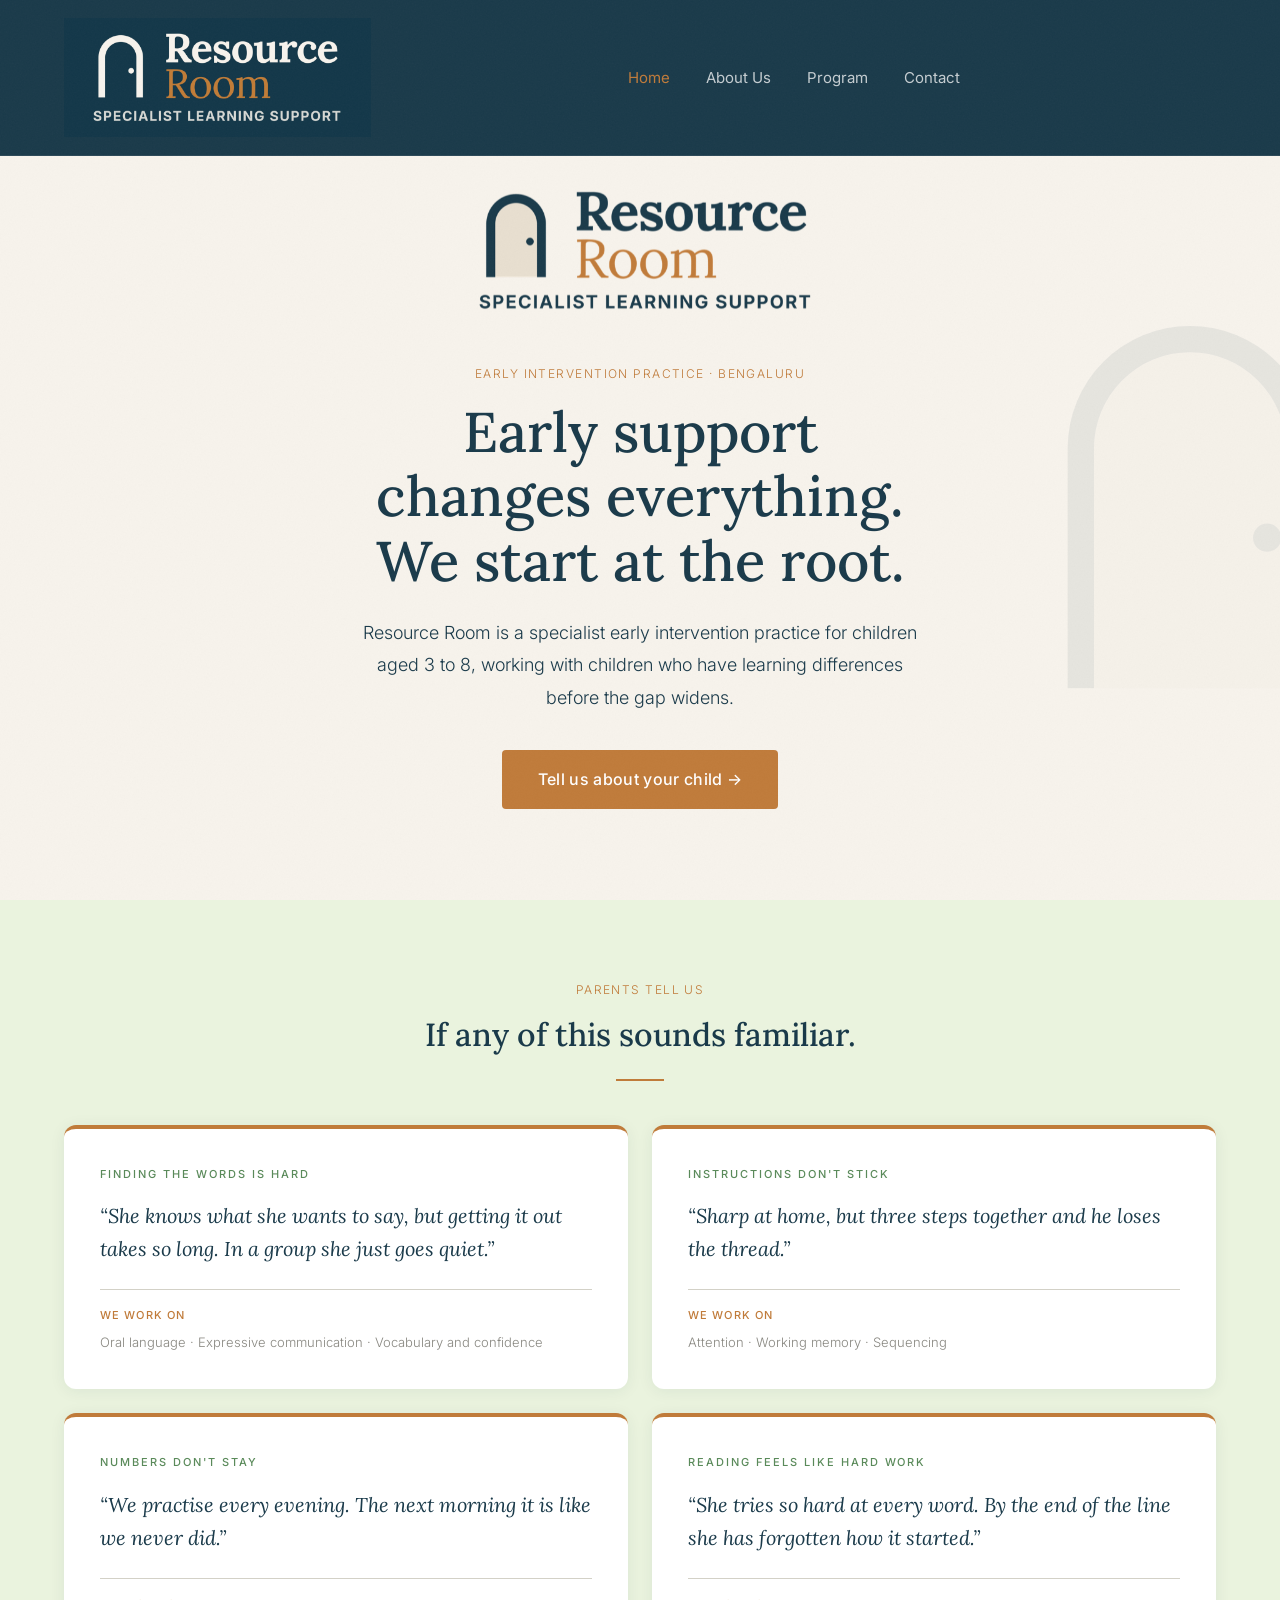
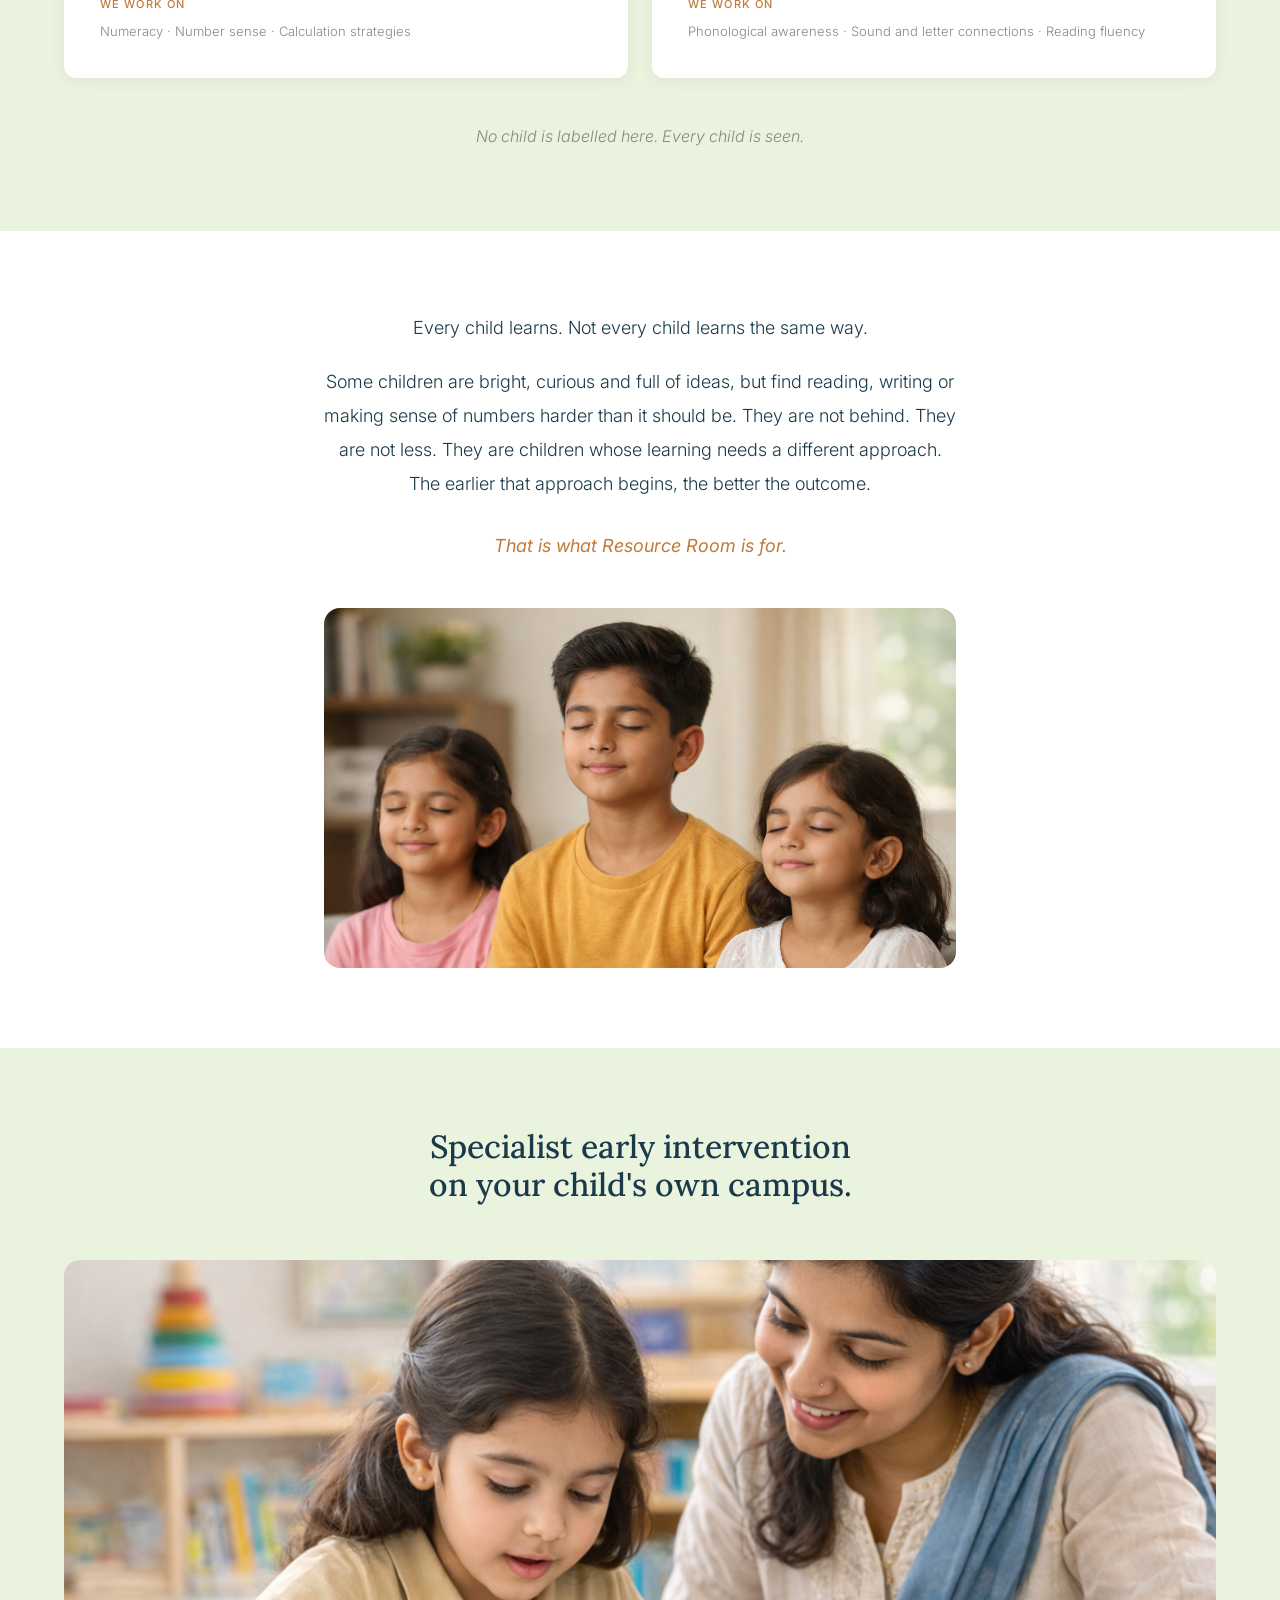
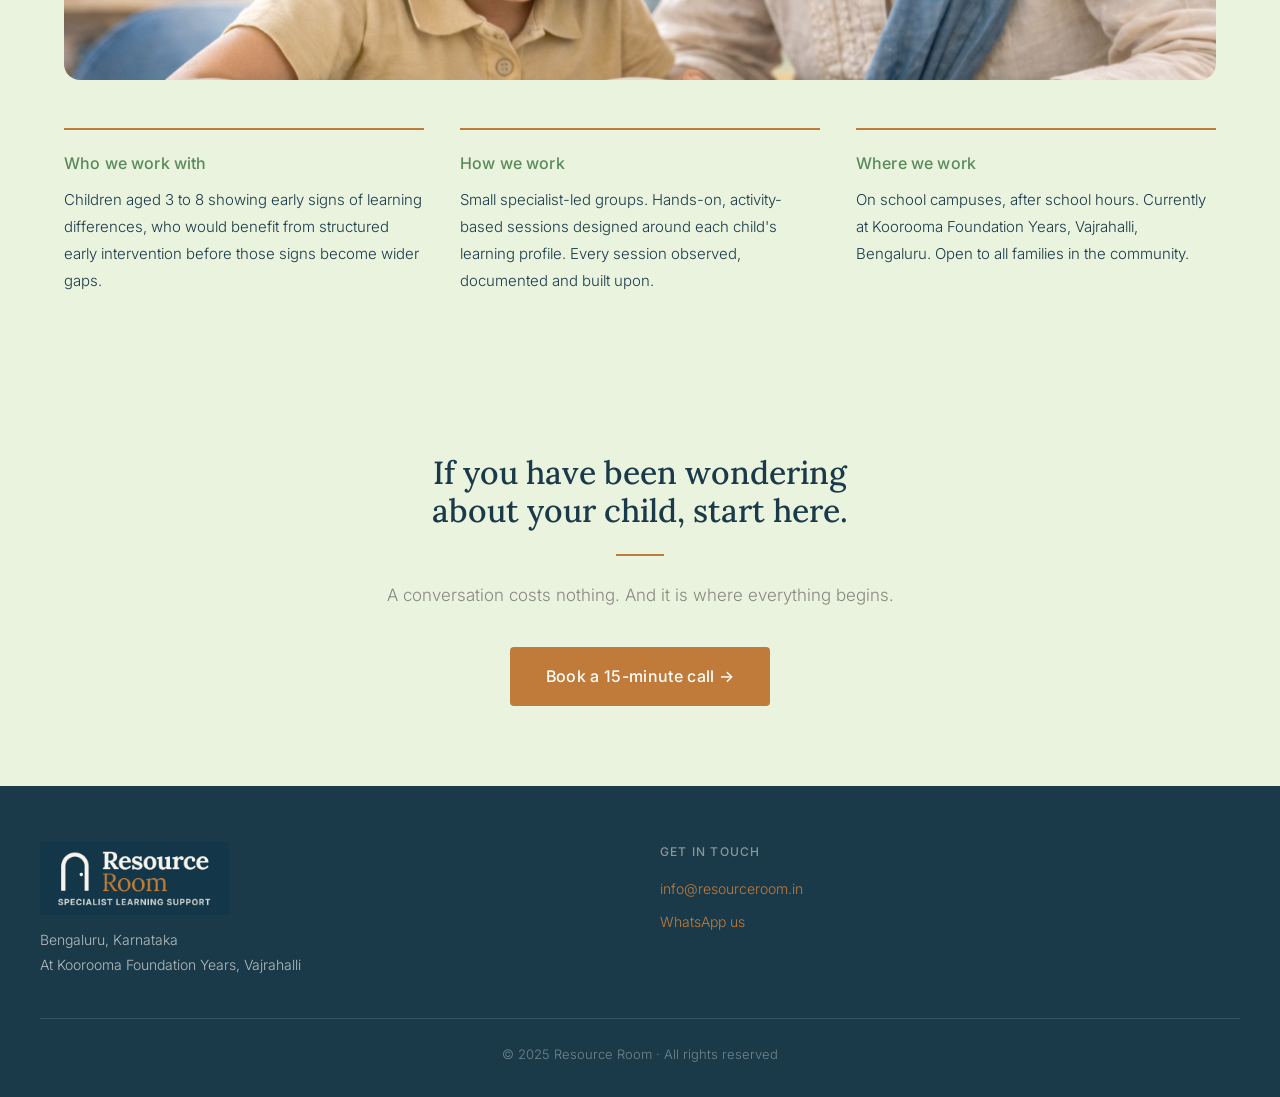
<file: index.html>
<!DOCTYPE html>
<html lang="en">
<head>
  <meta charset="UTF-8">
  <meta name="viewport" content="width=device-width, initial-scale=1.0">
  <title>Resource Room — Early Learning Support · Bengaluru</title>
  <meta name="description" content="Resource Room is a specialist early intervention practice for children aged 3 to 8 with learning differences. Small groups, hands-on, specialist-led. Bengaluru.">
  <meta property="og:title" content="Resource Room — Early Learning Support">
  <meta property="og:description" content="Specialist early intervention for children aged 3 to 8. Bengaluru.">
  <meta property="og:url" content="https://resourceroom.in/">
  <link rel="canonical" href="https://resourceroom.in/">
  <meta name="theme-color" content="#1A3A4A">
  <link href="https://fonts.googleapis.com/css2?family=Lora:ital,wght@0,400;0,600;0,700;1,400&family=Inter:wght@300;400;500;600&display=swap" rel="stylesheet">
  <link rel="stylesheet" href="css/styles.css">
</head>
<body>

  <!-- ===================== NAVIGATION ===================== -->
  <nav class="nav" role="navigation" aria-label="Main navigation">
    <div class="nav-inner">
      <a href="index.html" class="nav-logo" aria-label="Resource Room home">
        <img src="assets/logo/Resource%20Room%20Logo%20-%20B-navy.png" alt="Resource Room — Early Learning Support" class="nav-logo-img">
      </a>

      <ul class="nav-links" role="list">
        <li><a href="index.html">Home</a></li>
        <li><a href="about.html">About Us</a></li>
        <li><a href="program.html">Program</a></li>
        <li><a href="contact.html">Contact</a></li>
      </ul>

      <div class="nav-right"></div>

      <button class="hamburger" id="hamburger" aria-label="Open navigation menu" aria-expanded="false">
        <span></span>
        <span></span>
        <span></span>
      </button>
    </div>
  </nav>

  <!-- Mobile nav overlay -->
  <div class="nav-overlay" id="nav-overlay" role="dialog" aria-label="Navigation menu">
    <a href="index.html">Home</a>
    <a href="about.html">About Us</a>
    <a href="program.html">Program</a>
    <a href="contact.html">Contact</a>
  </div>


  <!-- ===================== HERO ===================== -->
  <section class="hero section-warm" aria-labelledby="hero-headline">

    <!-- Faded door watermark -->
    <div class="hero-door-bg" aria-hidden="true">
      <svg viewBox="0 0 340 430" xmlns="http://www.w3.org/2000/svg">
        <path d="M68 430 L68 175 A102 102 0 0 1 272 175 L272 430 Z" fill="#E8DFD0"/>
        <path d="M40 430 L40 175 A130 130 0 0 1 300 175 L300 430 L272 430 L272 175 A102 102 0 0 0 68 175 L68 430 Z" fill="#1A3A4A"/>
        <circle cx="252" cy="270" r="15" fill="#1A3A4A"/>
      </svg>
    </div>

    <div class="hero-inner">

      <div class="hero-content">

        <div class="hero-logo">
          <img src="assets/logo/Resource%20Room%20Logo%20-%20B-light.png" alt="Resource Room — Early Learning Support" class="hero-logo-img">
        </div>

        <span class="section-label hero-label">Early Intervention Practice · Bengaluru</span>
        <h1 class="hero-headline" id="hero-headline">
          Early support<br>
          changes everything.<br>
          We start at the root.
        </h1>
        <p class="hero-subline">
          Resource Room is a specialist early intervention practice for children
          aged 3 to 8, working with children who have learning differences
          before the gap widens.
        </p>
        <a href="contact.html" class="btn-primary btn-primary-lg hero-cta">Tell us about your child →</a>
      </div>

      <div class="hero-decoration" aria-hidden="true">
        <!-- Abstract leaf/nest SVG decoration -->
        <svg width="380" height="380" viewBox="0 0 380 380" fill="none" xmlns="http://www.w3.org/2000/svg">
          <circle cx="190" cy="190" r="170" stroke="#4CAF8C" stroke-width="1" stroke-dasharray="4 8" opacity="0.3"/>
          <circle cx="190" cy="190" r="120" stroke="#2A6B7C" stroke-width="1" opacity="0.15"/>
          <ellipse cx="190" cy="200" rx="80" ry="100" stroke="#4CAF8C" stroke-width="1.5" opacity="0.25"/>
          <path d="M190 100 C220 130 230 160 190 200 C150 160 160 130 190 100Z" fill="#EAF4F4" opacity="0.6"/>
          <path d="M190 120 C210 145 215 168 190 195 C165 168 170 145 190 120Z" fill="#4CAF8C" opacity="0.12"/>
          <circle cx="190" cy="200" r="6" fill="#4CAF8C" opacity="0.4"/>
          <line x1="190" y1="206" x2="190" y2="270" stroke="#4CAF8C" stroke-width="1.5" opacity="0.25"/>
          <ellipse cx="165" cy="240" rx="28" ry="16" transform="rotate(-30 165 240)" fill="#EAF4F4" stroke="#4CAF8C" stroke-width="1" opacity="0.4"/>
          <ellipse cx="215" cy="248" rx="28" ry="16" transform="rotate(30 215 248)" fill="#EAF4F4" stroke="#4CAF8C" stroke-width="1" opacity="0.4"/>
        </svg>
      </div>

    </div>
  </section>


  <!-- ===================== PARENT VOICES ===================== -->
  <section class="section-pad section-pale voices-section" aria-labelledby="voices-heading">
    <div class="container">
      <span class="section-label text-center" style="display:block;" aria-hidden="true">Parents tell us</span>
      <h2 id="voices-heading" class="text-center reveal" style="margin-bottom:0;">
        If any of this sounds familiar.
      </h2>
      <div class="divider reveal"></div>

      <div class="voices-grid">

        <div class="voice-card reveal">
          <span class="voice-heading">Finding the words is hard</span>
          <p class="voice-quote">She knows what she wants to say, but getting it out takes so long. In a group she just goes quiet.</p>
          <div class="voice-works-on">
            <span class="voice-works-label">We work on</span>
            <p class="voice-works-topics">Oral language · Expressive communication · Vocabulary and confidence</p>
          </div>
        </div>

        <div class="voice-card reveal">
          <span class="voice-heading">Instructions don't stick</span>
          <p class="voice-quote">Sharp at home, but three steps together and he loses the thread.</p>
          <div class="voice-works-on">
            <span class="voice-works-label">We work on</span>
            <p class="voice-works-topics">Attention · Working memory · Sequencing</p>
          </div>
        </div>

        <div class="voice-card reveal">
          <span class="voice-heading">Numbers don't stay</span>
          <p class="voice-quote">We practise every evening. The next morning it is like we never did.</p>
          <div class="voice-works-on">
            <span class="voice-works-label">We work on</span>
            <p class="voice-works-topics">Numeracy · Number sense · Calculation strategies</p>
          </div>
        </div>

        <div class="voice-card reveal">
          <span class="voice-heading">Reading feels like hard work</span>
          <p class="voice-quote">She tries so hard at every word. By the end of the line she has forgotten how it started.</p>
          <div class="voice-works-on">
            <span class="voice-works-label">We work on</span>
            <p class="voice-works-topics">Phonological awareness · Sound and letter connections · Reading fluency</p>
          </div>
        </div>

      </div>

      <p class="voices-closing reveal">No child is labelled here. Every child is seen.</p>
    </div>
  </section>


  <!-- ===================== THE FEELING ===================== -->
  <section class="section-pad section-white feeling-section" aria-label="The Learnnest philosophy">
    <div class="container-narrow">
      <p class="reveal">Every child learns. Not every child learns the same way.</p>
      <p class="reveal">
        Some children are bright, curious and full of ideas, but find
        reading, writing or making sense of numbers harder than it should be.
        They are not behind. They are not less. They are children whose
        learning needs a different approach. The earlier that approach
        begins, the better the outcome.
      </p>
      <p class="feeling-accent reveal">That is what Resource Room is for.</p>
      <div class="content-photo-wrap reveal">
        <img src="assets/images/img-focus.png" alt="Children in a calm, focused moment during a Learnnest session" class="content-photo">
      </div>
    </div>
  </section>


  <!-- ===================== WHAT LEARNNEST IS ===================== -->
  <section class="section-pad section-pale three-col-section" aria-labelledby="what-heading">
    <div class="container">
      <h2 id="what-heading" class="reveal">
        Specialist early intervention<br>
        on your child's own campus.
      </h2>
      <div class="section-photo-banner reveal">
        <img src="assets/images/img-reading.png" alt="A Learnnest specialist working one-on-one with a child in a warm classroom setting">
      </div>
      <div class="three-col-grid">
        <div class="col-item reveal">
          <h4>Who we work with</h4>
          <p>Children aged 3 to 8 showing early signs of learning differences, who would benefit from structured early intervention before those signs become wider gaps.</p>
        </div>
        <div class="col-item reveal">
          <h4>How we work</h4>
          <p>Small specialist-led groups. Hands-on, activity-based sessions designed around each child's learning profile. Every session observed, documented and built upon.</p>
        </div>
        <div class="col-item reveal">
          <h4>Where we work</h4>
          <p>On school campuses, after school hours. Currently at Koorooma Foundation Years, Vajrahalli, Bengaluru. Open to all families in the community.</p>
        </div>
      </div>
    </div>
  </section>




  <!-- ===================== CTA ===================== -->
  <section class="section-pad section-pale cta-section" aria-label="Get in touch">
    <div class="container-narrow">
      <h2 class="reveal">
        If you have been wondering<br>
        about your child, start here.
      </h2>
      <div class="divider reveal"></div>
      <p class="cta-subline reveal">A conversation costs nothing. And it is where everything begins.</p>
      <div class="reveal">
        <a href="contact.html" class="btn-primary btn-primary-lg">Book a 15-minute call →</a>
      </div>
    </div>
  </section>


  <!-- ===================== FOOTER ===================== -->
  <footer class="footer" role="contentinfo">
    <div class="footer-inner">
      <div>
        <img src="assets/logo/Resource%20Room%20Logo%20-%20B-navy.png" alt="Resource Room — Early Learning Support" class="footer-logo-img">
        <div class="footer-location">
          Bengaluru, Karnataka<br>
          At Koorooma Foundation Years, Vajrahalli
        </div>
      </div>
      <div class="footer-contact">
        <div class="footer-contact-label">Get in touch</div>
        <!-- Replace with actual details when confirmed -->
        <a href="mailto:info@resourceroom.in">info@resourceroom.in</a>
        <a href="https://wa.me/919900085179?text=Hi%2C%20I%20came%20across%20Resource%20Room%20and%20am%20interested%20in%20learning%20more%20about%20your%20programs%20for%20my%20child.">WhatsApp us</a>
      </div>
    </div>
    <div class="footer-bottom">
      © 2025 Resource Room · All rights reserved
    </div>
  </footer>

  <script src="js/main.js"></script>
</body>
</html>
</file>
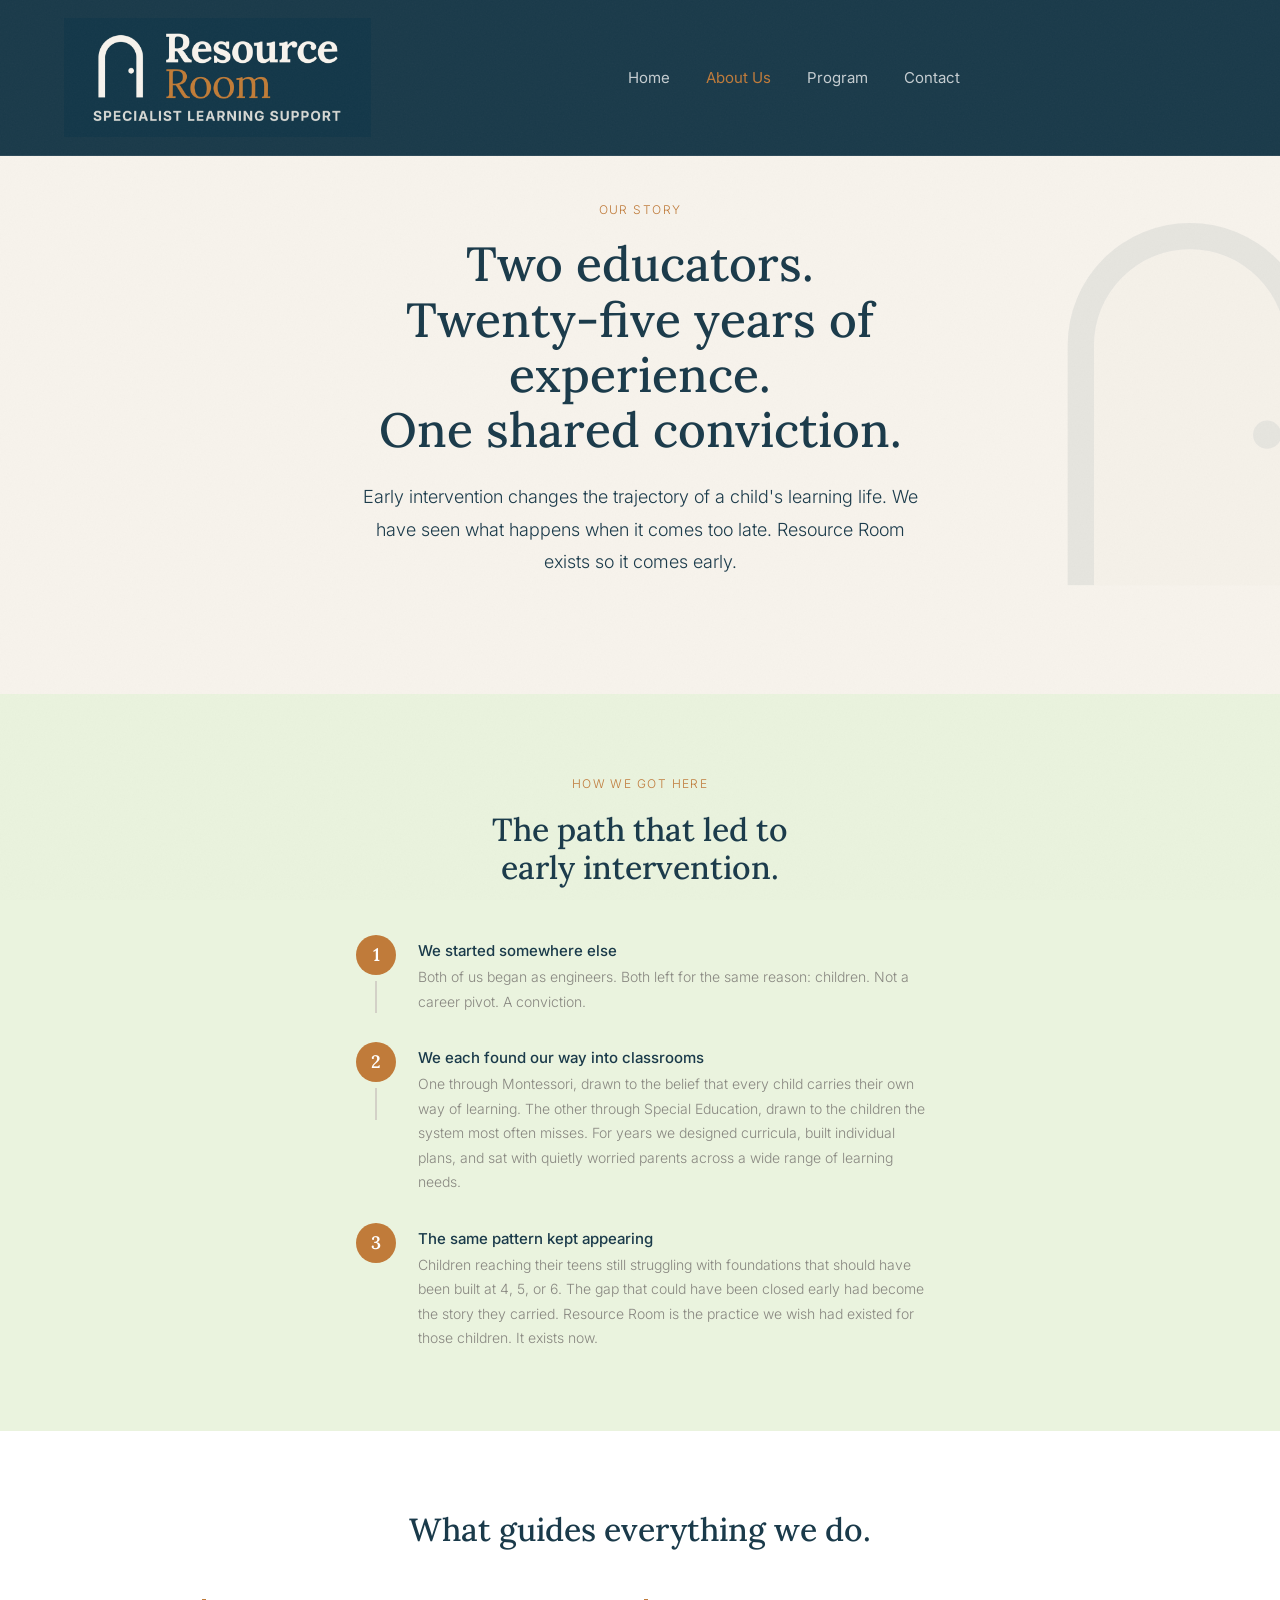
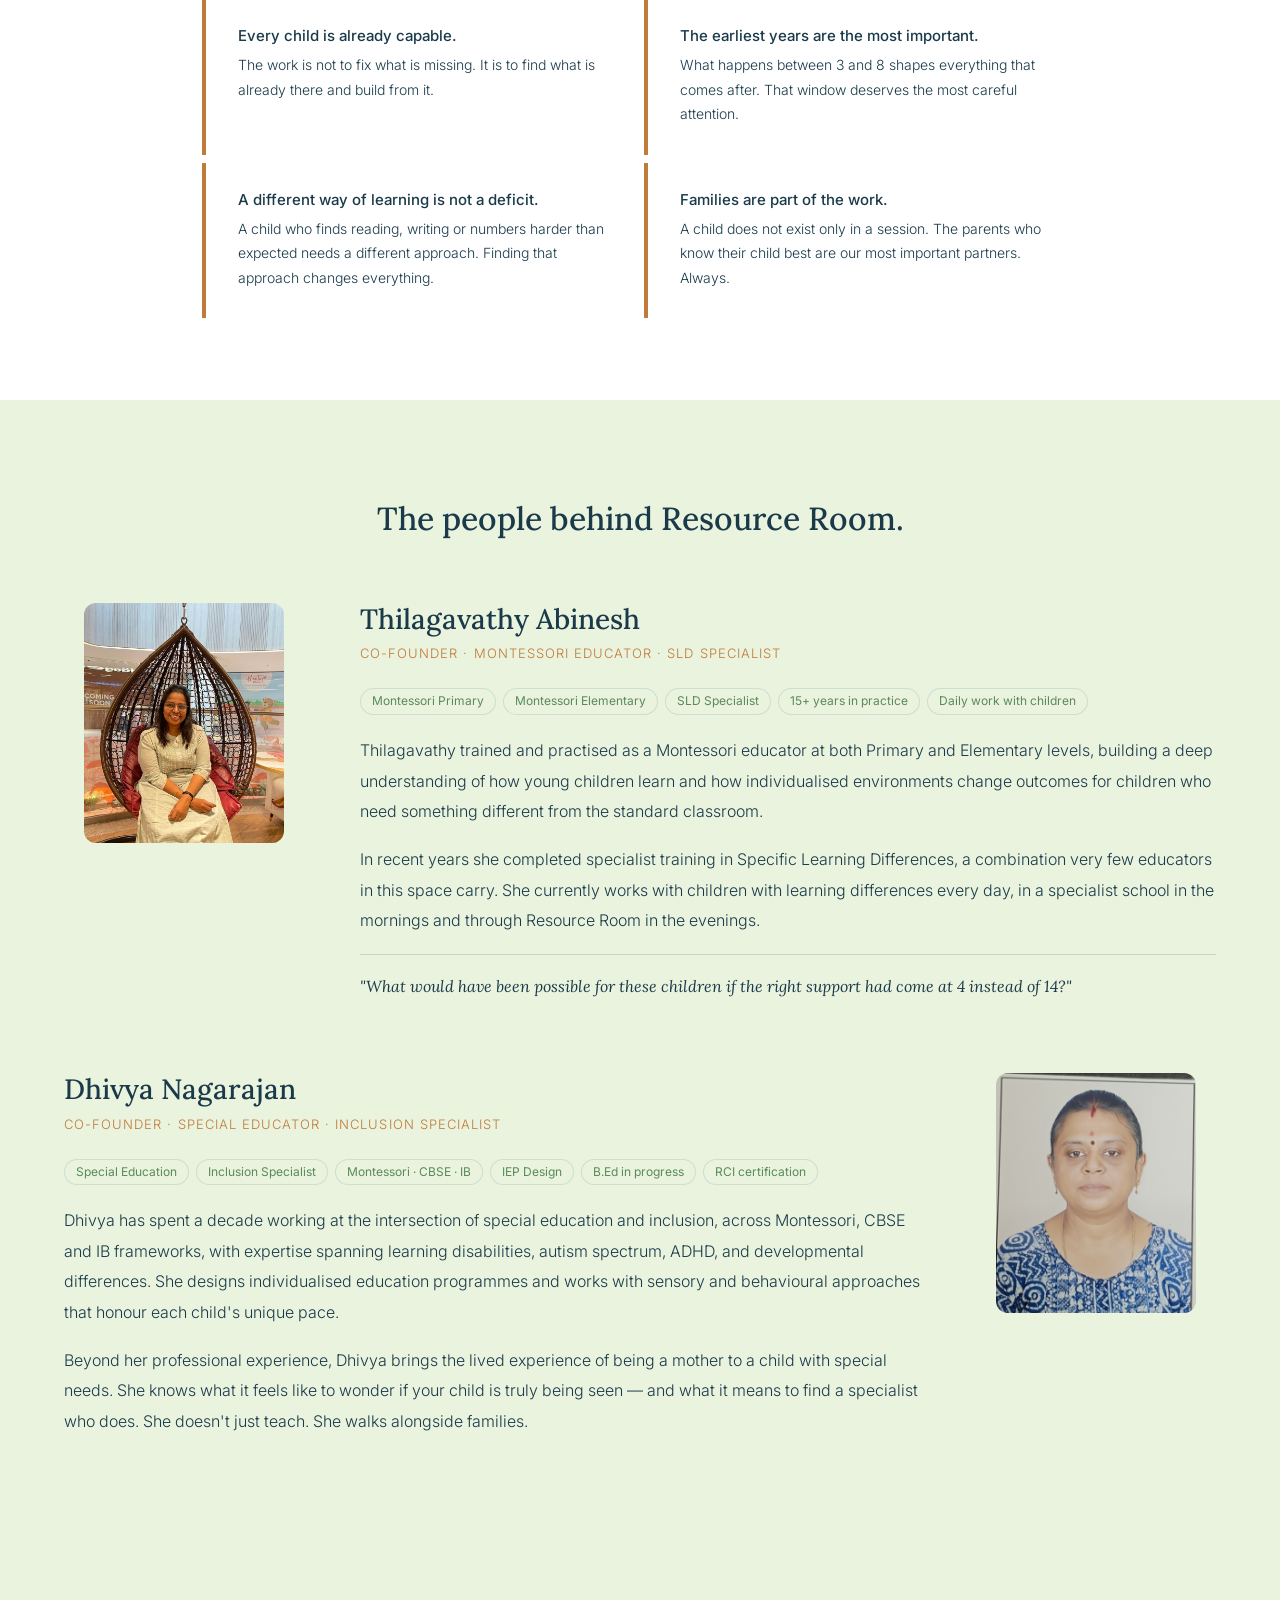
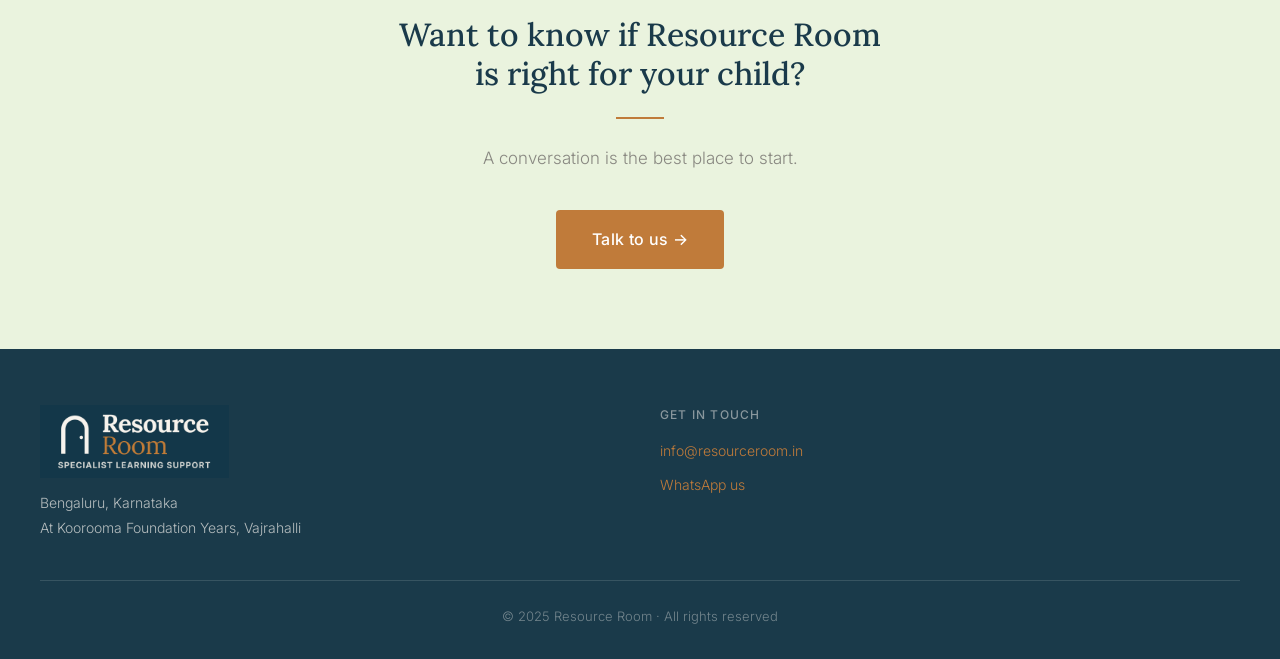
<file: about.html>
<!DOCTYPE html>
<html lang="en">
<head>
  <meta charset="UTF-8">
  <meta name="viewport" content="width=device-width, initial-scale=1.0">
  <title>About Us — Resource Room · Early Learning Support · Bengaluru</title>
  <meta name="description" content="Two specialist educators with over twenty-five years of combined experience. Learn how Resource Room was founded and what drives our work.">
  <meta property="og:title" content="About Us — Resource Room">
  <meta property="og:description" content="Two specialist educators. One shared conviction. The story behind Resource Room.">
  <meta property="og:url" content="https://resourceroom.in/about.html">
  <link rel="canonical" href="https://resourceroom.in/about.html">
  <meta name="theme-color" content="#1A3A4A">
  <link href="https://fonts.googleapis.com/css2?family=Lora:ital,wght@0,400;0,600;0,700;1,400&family=Inter:wght@300;400;500;600&display=swap" rel="stylesheet">
  <link rel="stylesheet" href="css/styles.css">
</head>
<body>

  <!-- ===================== NAVIGATION ===================== -->
  <nav class="nav" role="navigation" aria-label="Main navigation">
    <div class="nav-inner">
      <a href="index.html" class="nav-logo" aria-label="Resource Room home">
        <img src="assets/logo/Resource%20Room%20Logo%20-%20B-navy.png" alt="Resource Room — Early Learning Support" class="nav-logo-img">
      </a>
      <ul class="nav-links" role="list">
        <li><a href="index.html">Home</a></li>
        <li><a href="about.html">About Us</a></li>
        <li><a href="program.html">Program</a></li>
        <li><a href="contact.html">Contact</a></li>
      </ul>
      <div class="nav-right"></div>
      <button class="hamburger" id="hamburger" aria-label="Open navigation menu" aria-expanded="false">
        <span></span><span></span><span></span>
      </button>
    </div>
  </nav>

  <div class="nav-overlay" id="nav-overlay" role="dialog" aria-label="Navigation menu">
    <a href="index.html">Home</a>
    <a href="about.html">About Us</a>
    <a href="program.html">Program</a>
    <a href="contact.html">Contact</a>
  </div>


  <!-- ===================== HERO ===================== -->
  <section class="page-hero section-warm" aria-labelledby="about-hero-heading">
    <!-- Faded door watermark -->
    <div class="hero-door-bg" aria-hidden="true">
      <svg viewBox="0 0 340 430" xmlns="http://www.w3.org/2000/svg">
        <path d="M68 430 L68 175 A102 102 0 0 1 272 175 L272 430 Z" fill="#E8DFD0"/>
        <path d="M40 430 L40 175 A130 130 0 0 1 300 175 L300 430 L272 430 L272 175 A102 102 0 0 0 68 175 L68 430 Z" fill="#1A3A4A"/>
        <circle cx="252" cy="270" r="15" fill="#1A3A4A"/>
      </svg>
    </div>
    <div class="container">
      <div class="hero-content">
        <span class="section-label hero-label">Our Story</span>
        <h1 class="hero-headline" id="about-hero-heading">
          Two educators.<br>
          Twenty-five years of experience.<br>
          One shared conviction.
        </h1>
        <p class="hero-subline">
          Early intervention changes the trajectory of a child's learning life.
          We have seen what happens when it comes too late.
          Resource Room exists so it comes early.
        </p>
      </div>
    </div>
  </section>


  <!-- ===================== OUR STORY — JOURNEY FLOW ===================== -->
  <section class="section-pad section-pale" aria-labelledby="story-heading">
    <div class="container">
      <span class="section-label text-center" style="display:block;" aria-hidden="true">How we got here</span>
      <h2 id="story-heading" class="text-center reveal" style="margin-bottom:48px;">
        The path that led to<br>early intervention.
      </h2>

      <div class="session-flow">

        <div class="flow-step reveal">
          <div class="flow-step-left">
            <div class="flow-circle">1</div>
            <div class="flow-line"></div>
          </div>
          <div class="flow-body">
            <h4>We started somewhere else</h4>
            <p>Both of us began as engineers. Both left for the same reason: children. Not a career pivot. A conviction.</p>
          </div>
        </div>

        <div class="flow-step reveal">
          <div class="flow-step-left">
            <div class="flow-circle">2</div>
            <div class="flow-line"></div>
          </div>
          <div class="flow-body">
            <h4>We each found our way into classrooms</h4>
            <p>One through Montessori, drawn to the belief that every child carries their own way of learning. The other through Special Education, drawn to the children the system most often misses. For years we designed curricula, built individual plans, and sat with quietly worried parents across a wide range of learning needs.</p>
          </div>
        </div>

        <div class="flow-step reveal">
          <div class="flow-step-left">
            <div class="flow-circle">3</div>
          </div>
          <div class="flow-body">
            <h4>The same pattern kept appearing</h4>
            <p>Children reaching their teens still struggling with foundations that should have been built at 4, 5, or 6. The gap that could have been closed early had become the story they carried. Resource Room is the practice we wish had existed for those children. It exists now.</p>
          </div>
        </div>

      </div>
    </div>
  </section>


  <!-- ===================== WHAT WE BELIEVE ===================== -->
  <section class="section-pad section-white" aria-labelledby="beliefs-heading">
    <div class="container">
      <h2 id="beliefs-heading" class="text-center reveal" style="margin-bottom:48px;">What guides everything we do.</h2>

      <div class="approach-compact-grid">

        <div class="approach-compact-item reveal">
          <h4>Every child is already capable.</h4>
          <p>The work is not to fix what is missing. It is to find what is already there and build from it.</p>
        </div>

        <div class="approach-compact-item reveal">
          <h4>The earliest years are the most important.</h4>
          <p>What happens between 3 and 8 shapes everything that comes after. That window deserves the most careful attention.</p>
        </div>

        <div class="approach-compact-item reveal">
          <h4>A different way of learning is not a deficit.</h4>
          <p>A child who finds reading, writing or numbers harder than expected needs a different approach. Finding that approach changes everything.</p>
        </div>

        <div class="approach-compact-item reveal">
          <h4>Families are part of the work.</h4>
          <p>A child does not exist only in a session. The parents who know their child best are our most important partners. Always.</p>
        </div>

      </div>
    </div>
  </section>


  <!-- ===================== MEET US ===================== -->
  <section class="section-pad-lg section-pale meet-section" aria-labelledby="meet-heading">
    <div class="container">
      <h2 id="meet-heading" class="text-center reveal" style="margin-bottom:64px;">The people behind Resource Room.</h2>

      <!-- Founder 1 -->
      <div class="founder-profile reveal">
        <div class="founder-photo-wrap">
          <img src="assets/images/thilagavathy.jpeg" alt="Thilagavathy Abinesh, Co-Founder of Resource Room" class="founder-photo">
        </div>
        <div class="founder-bio">
          <h3>Thilagavathy Abinesh</h3>
          <span class="founder-role-tag">Co-Founder · Montessori Educator · SLD Specialist</span>
          <div class="skill-tags" style="margin-bottom:20px;">
            <span class="skill-tag">Montessori Primary</span>
            <span class="skill-tag">Montessori Elementary</span>
            <span class="skill-tag">SLD Specialist</span>
            <span class="skill-tag">15+ years in practice</span>
            <span class="skill-tag">Daily work with children</span>
          </div>
          <p>
            Thilagavathy trained and practised as a Montessori educator at both Primary and Elementary levels, building a deep understanding of how young children learn and how individualised environments change outcomes for children who need something different from the standard classroom.
          </p>
          <p>
            In recent years she completed specialist training in Specific Learning Differences, a combination very few educators in this space carry. She currently works with children with learning differences every day, in a specialist school in the mornings and through Resource Room in the evenings.
          </p>
          <p class="founder-question">
            "What would have been possible for these children if the right support had come at 4 instead of 14?"
          </p>
        </div>
      </div>

      <!-- Founder 2 -->
      <div class="founder-profile reverse reveal">
        <div class="founder-photo-wrap">
          <img src="assets/images/dhivya.jpg" alt="Dhivya Nagarajan, Co-Founder of Resource Room" class="founder-photo">
        </div>
        <div class="founder-bio">
          <h3>Dhivya Nagarajan</h3>
          <span class="founder-role-tag">Co-Founder · Special Educator · Inclusion Specialist</span>
          <div class="skill-tags" style="margin-bottom:20px;">
            <span class="skill-tag">Special Education</span>
            <span class="skill-tag">Inclusion Specialist</span>
            <span class="skill-tag">Montessori · CBSE · IB</span>
            <span class="skill-tag">IEP Design</span>
            <span class="skill-tag">B.Ed in progress</span>
            <span class="skill-tag">RCI certification</span>
          </div>
          <p>
            Dhivya has spent a decade working at the intersection of special education and inclusion, across Montessori, CBSE and IB frameworks, with expertise spanning learning disabilities, autism spectrum, ADHD, and developmental differences. She designs individualised education programmes and works with sensory and behavioural approaches that honour each child's unique pace.
          </p>
          <p>
            Beyond her professional experience, Dhivya brings the lived experience of being a mother to a child with special needs. She knows what it feels like to wonder if your child is truly being seen — and what it means to find a specialist who does. She doesn't just teach. She walks alongside families.
          </p>
        </div>
      </div>

    </div>
  </section>




  <!-- ===================== CTA ===================== -->
  <section class="section-pad section-pale cta-section" aria-label="Get in touch">
    <div class="container-narrow">
      <h2 class="reveal">
        Want to know if Resource Room<br>is right for your child?
      </h2>
      <div class="divider reveal"></div>
      <p class="cta-subline reveal">A conversation is the best place to start.</p>
      <div class="reveal">
        <a href="contact.html" class="btn-primary btn-primary-lg">Talk to us →</a>
      </div>
    </div>
  </section>


  <!-- ===================== FOOTER ===================== -->
  <footer class="footer" role="contentinfo">
    <div class="footer-inner">
      <div>
        <img src="assets/logo/Resource%20Room%20Logo%20-%20B-navy.png" alt="Resource Room — Early Learning Support" class="footer-logo-img">
        <div class="footer-location">
          Bengaluru, Karnataka<br>
          At Koorooma Foundation Years, Vajrahalli
        </div>
      </div>
      <div class="footer-contact">
        <div class="footer-contact-label">Get in touch</div>
        <a href="mailto:info@resourceroom.in">info@resourceroom.in</a>
        <a href="https://wa.me/919900085179?text=Hi%2C%20I%20came%20across%20Resource%20Room%20and%20am%20interested%20in%20learning%20more%20about%20your%20programs%20for%20my%20child.">WhatsApp us</a>
      </div>
    </div>
    <div class="footer-bottom">
      © 2025 Resource Room · All rights reserved
    </div>
  </footer>

  <script src="js/main.js"></script>
</body>
</html>
</file>
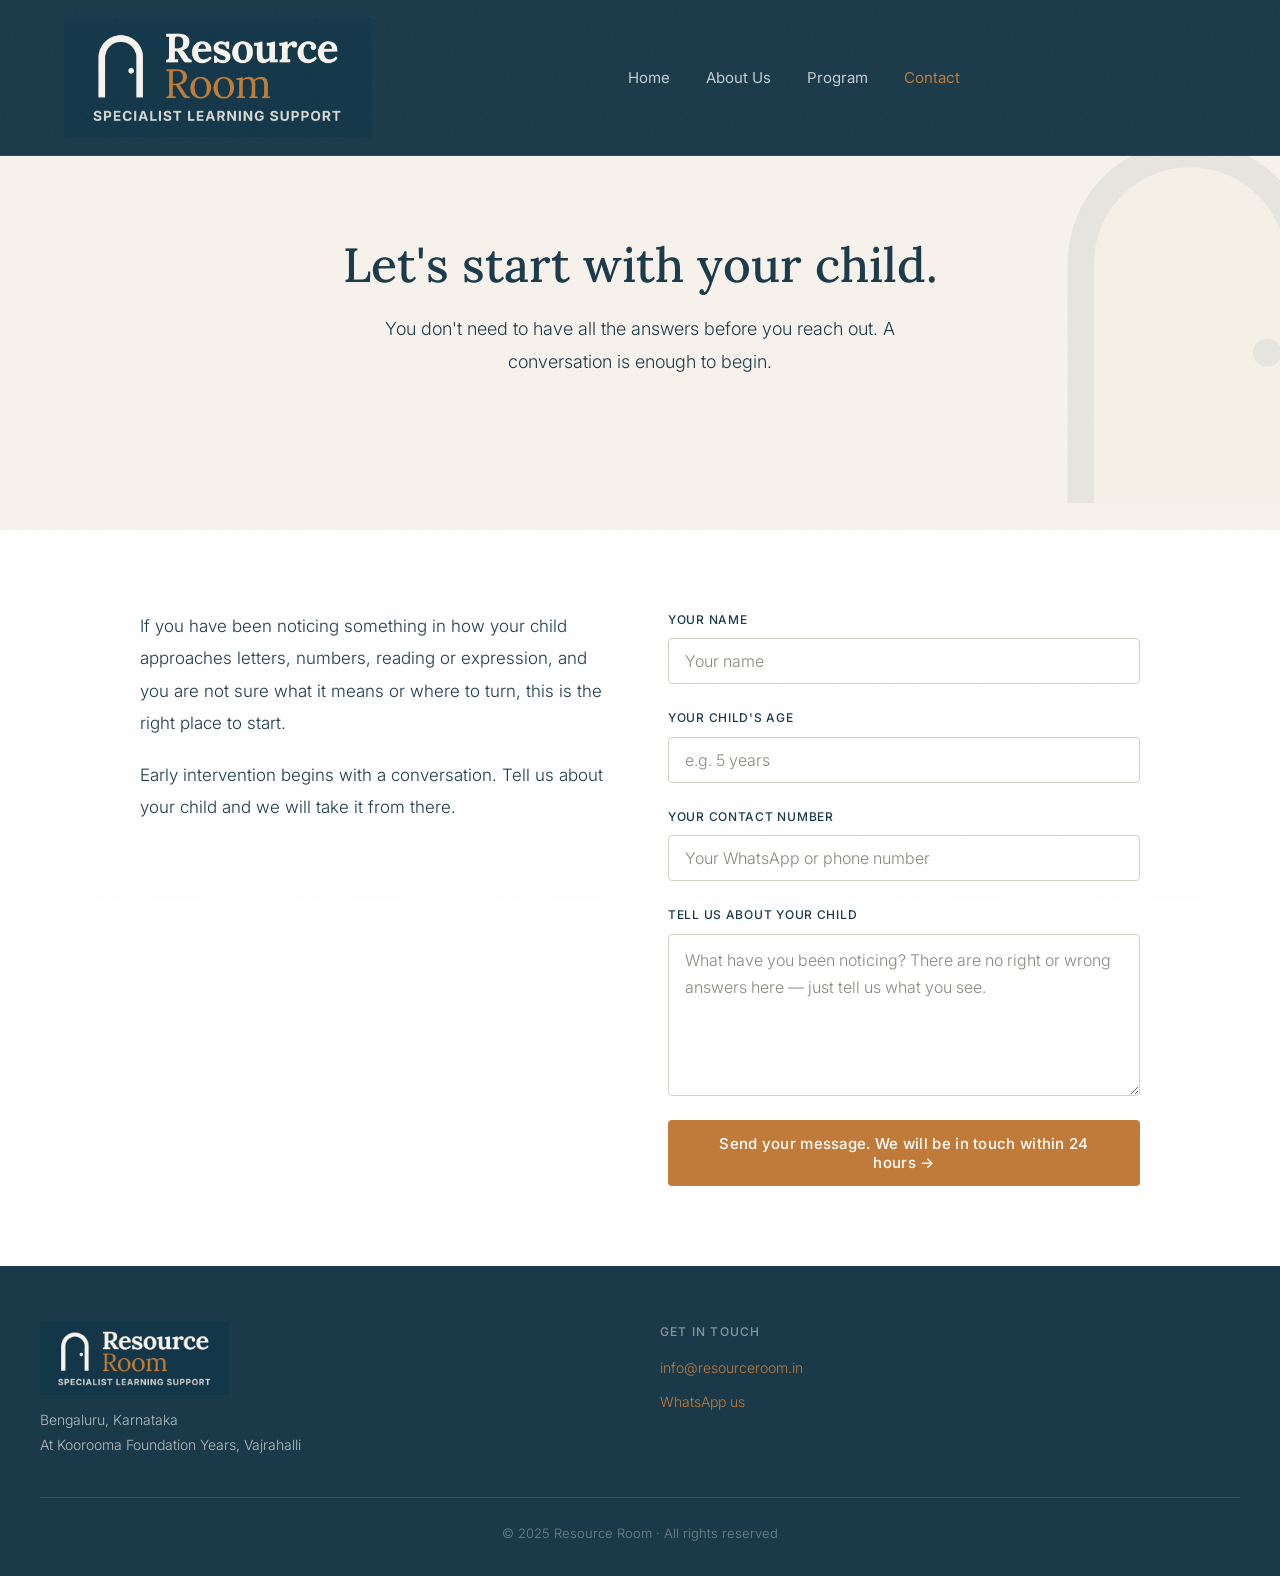
<file: contact.html>
<!DOCTYPE html>
<html lang="en">
<head>
  <meta charset="UTF-8">
  <meta name="viewport" content="width=device-width, initial-scale=1.0">
  <title>Contact — Resource Room · Early Learning Support · Bengaluru</title>
  <meta name="description" content="Reach out to Resource Room. A conversation is enough to begin. We respond within 24 hours.">
  <meta property="og:title" content="Contact — Resource Room">
  <meta property="og:description" content="Let's start with your child. A conversation is enough to begin.">
  <meta property="og:url" content="https://resourceroom.in/contact.html">
  <link rel="canonical" href="https://resourceroom.in/contact.html">
  <meta name="theme-color" content="#1A3A4A">
  <link href="https://fonts.googleapis.com/css2?family=Lora:ital,wght@0,400;0,600;0,700;1,400&family=Inter:wght@300;400;500;600&display=swap" rel="stylesheet">
  <link rel="stylesheet" href="css/styles.css">
</head>
<body>

  <!-- ===================== NAVIGATION ===================== -->
  <nav class="nav" role="navigation" aria-label="Main navigation">
    <div class="nav-inner">
      <a href="index.html" class="nav-logo" aria-label="Resource Room home">
        <img src="assets/logo/Resource%20Room%20Logo%20-%20B-navy.png" alt="Resource Room — Early Learning Support" class="nav-logo-img">
      </a>

      <ul class="nav-links" role="list">
        <li><a href="index.html">Home</a></li>
        <li><a href="about.html">About Us</a></li>
        <li><a href="program.html">Program</a></li>
        <li><a href="contact.html">Contact</a></li>
      </ul>

      <div class="nav-right"></div>

      <button class="hamburger" id="hamburger" aria-label="Open navigation menu" aria-expanded="false">
        <span></span>
        <span></span>
        <span></span>
      </button>
    </div>
  </nav>

  <!-- Mobile nav overlay -->
  <div class="nav-overlay" id="nav-overlay" role="dialog" aria-label="Navigation menu">
    <a href="index.html">Home</a>
    <a href="about.html">About Us</a>
    <a href="program.html">Program</a>
    <a href="contact.html">Contact</a>
  </div>


  <!-- ===================== HERO ===================== -->
  <section class="contact-hero section-warm" aria-labelledby="contact-hero-heading">
    <!-- Faded door watermark -->
    <div class="hero-door-bg" aria-hidden="true">
      <svg viewBox="0 0 340 430" xmlns="http://www.w3.org/2000/svg">
        <path d="M68 430 L68 175 A102 102 0 0 1 272 175 L272 430 Z" fill="#E8DFD0"/>
        <path d="M40 430 L40 175 A130 130 0 0 1 300 175 L300 430 L272 430 L272 175 A102 102 0 0 0 68 175 L68 430 Z" fill="#1A3A4A"/>
        <circle cx="252" cy="270" r="15" fill="#1A3A4A"/>
      </svg>
    </div>
    <div class="container">
      <div class="hero-content">
        <h1 class="hero-headline" id="contact-hero-heading">Let's start with your child.</h1>
        <p class="hero-subline">
          You don't need to have all the answers before you reach out.
          A conversation is enough to begin.
        </p>
      </div>
    </div>
  </section>


  <!-- ===================== OPENING + FORM ===================== -->
  <section class="section-pad section-white" aria-labelledby="form-heading">
    <div class="container">
      <div class="contact-main">

        <div class="contact-left">
          <p class="reveal">
            If you have been noticing something in how your child approaches
            letters, numbers, reading or expression, and you are not sure
            what it means or where to turn, this is the right place to start.
          </p>
          <p class="reveal">
            Early intervention begins with a conversation. Tell us about your
            child and we will take it from there.
          </p>
        </div>

        <div class="reveal">
          <form class="contact-form" action="https://api.web3forms.com/submit" method="POST" id="contact-form" aria-labelledby="form-heading">
            <h2 id="form-heading" style="display:none">Contact form</h2>

            <input type="hidden" name="access_key" value="9bdf2d7a-f91a-45c9-8652-36bbca3134bf">
            <input type="hidden" name="subject" value="New enquiry — Resource Room">
            <input type="hidden" name="redirect" value="https://resourceroom.in/contact.html?sent=1">
            <input type="checkbox" name="botcheck" style="display:none" tabindex="-1" autocomplete="off">

            <div class="form-group">
              <label for="name">Your name</label>
              <input
                type="text"
                id="name"
                name="name"
                placeholder="Your name"
                autocomplete="name"
              >
            </div>

            <div class="form-group">
              <label for="child-age">Your child's age</label>
              <input
                type="text"
                id="child-age"
                name="child_age"
                placeholder="e.g. 5 years"
              >
            </div>

            <div class="form-group">
              <label for="phone">Your contact number</label>
              <input
                type="tel"
                id="phone"
                name="phone"
                placeholder="Your WhatsApp or phone number"
                autocomplete="tel"
              >
            </div>

            <div class="form-group">
              <label for="message">Tell us about your child</label>
              <textarea
                id="message"
                name="message"
                rows="5"
                placeholder="What have you been noticing? There are no right or wrong answers here — just tell us what you see."
              ></textarea>
            </div>

            <button type="submit" class="btn-primary btn-full">
              Send your message. We will be in touch within 24 hours →
            </button>
          </form>

          <div id="form-success" style="display:none">
            <p class="form-success-msg">Thank you — we have received your message and will be in touch within 24 hours.</p>
          </div>
        </div>

      </div>
    </div>
  </section>


  <!-- ===================== FOOTER ===================== -->
  <footer class="footer" role="contentinfo">
    <div class="footer-inner">
      <div>
        <img src="assets/logo/Resource%20Room%20Logo%20-%20B-navy.png" alt="Resource Room — Early Learning Support" class="footer-logo-img">
        <div class="footer-location">
          Bengaluru, Karnataka<br>
          At Koorooma Foundation Years, Vajrahalli
        </div>
      </div>
      <div class="footer-contact">
        <div class="footer-contact-label">Get in touch</div>
        <a href="mailto:info@resourceroom.in">info@resourceroom.in</a>
        <a href="https://wa.me/919900085179?text=Hi%2C%20I%20came%20across%20Resource%20Room%20and%20am%20interested%20in%20learning%20more%20about%20your%20programs%20for%20my%20child.">WhatsApp us</a>
      </div>
    </div>
    <div class="footer-bottom">
      © 2025 Resource Room · All rights reserved
    </div>
  </footer>

  <script src="js/main.js"></script>
</body>
</html>
</file>
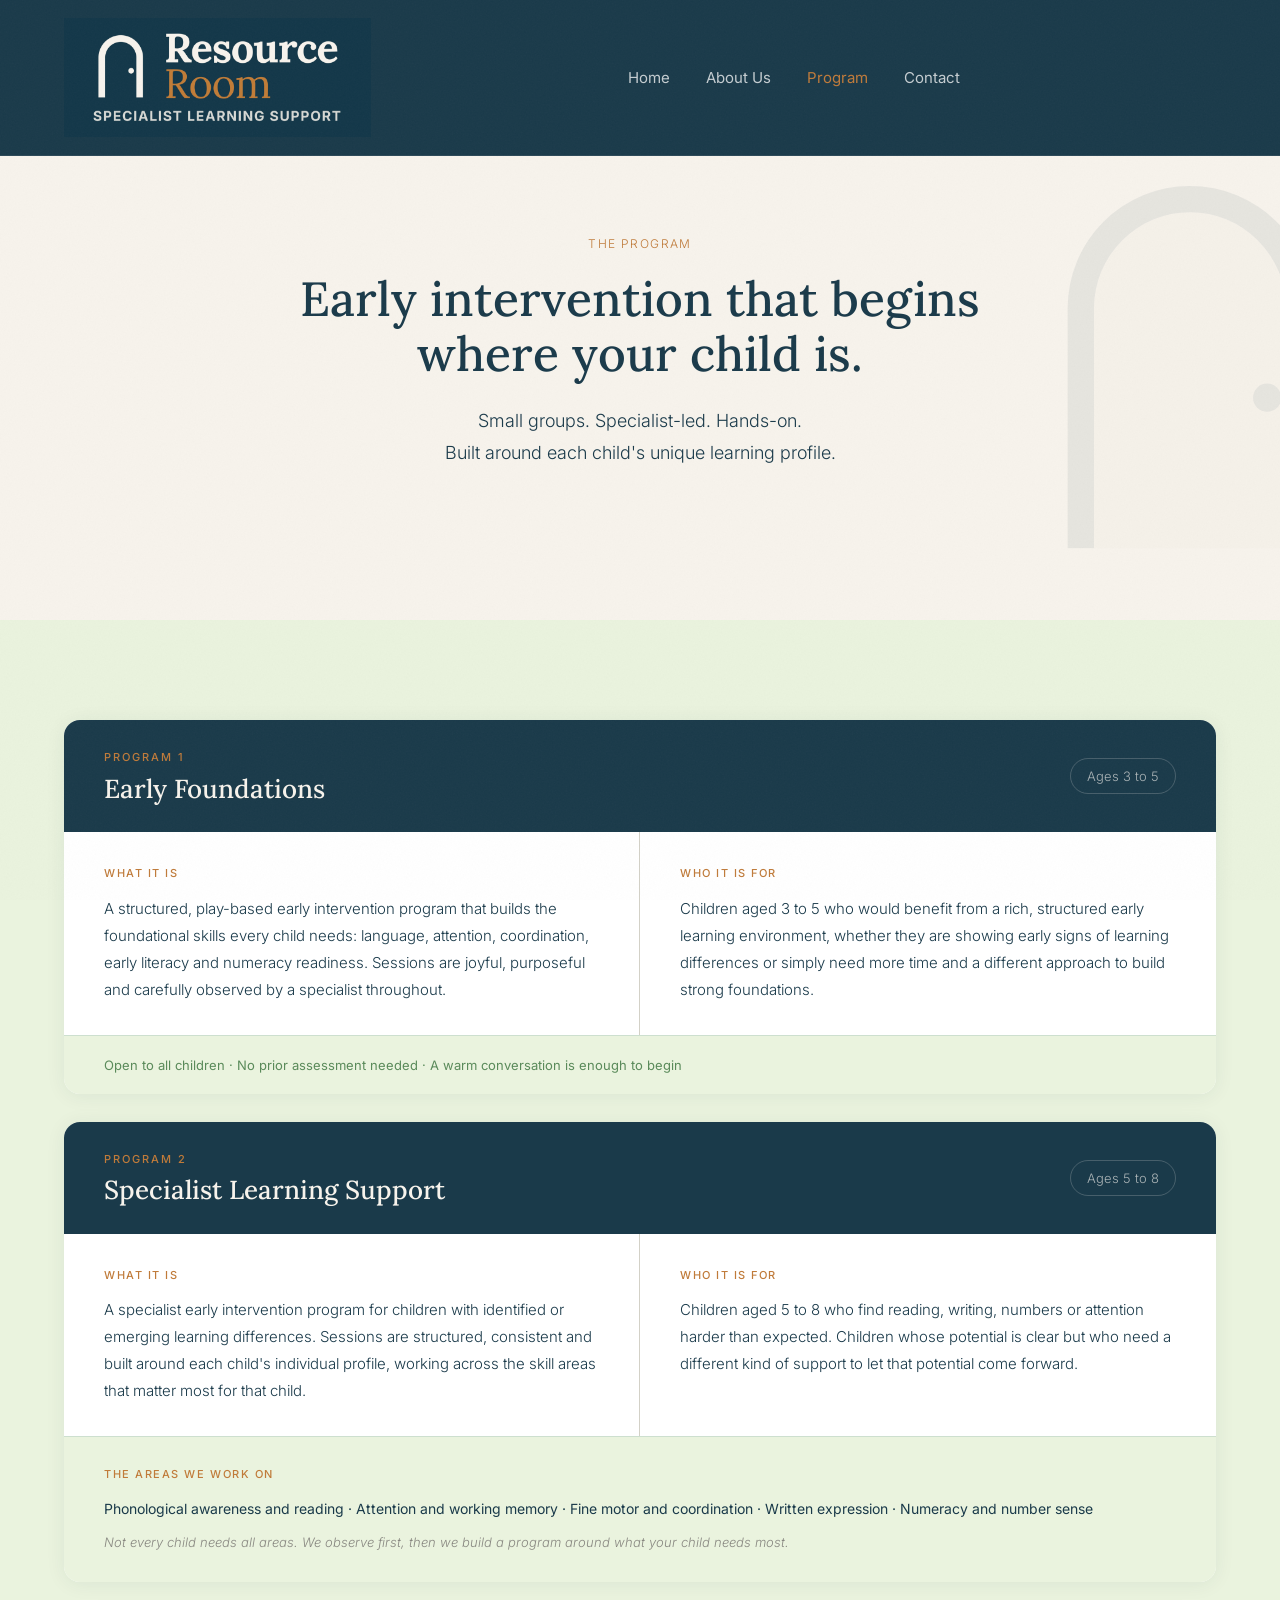
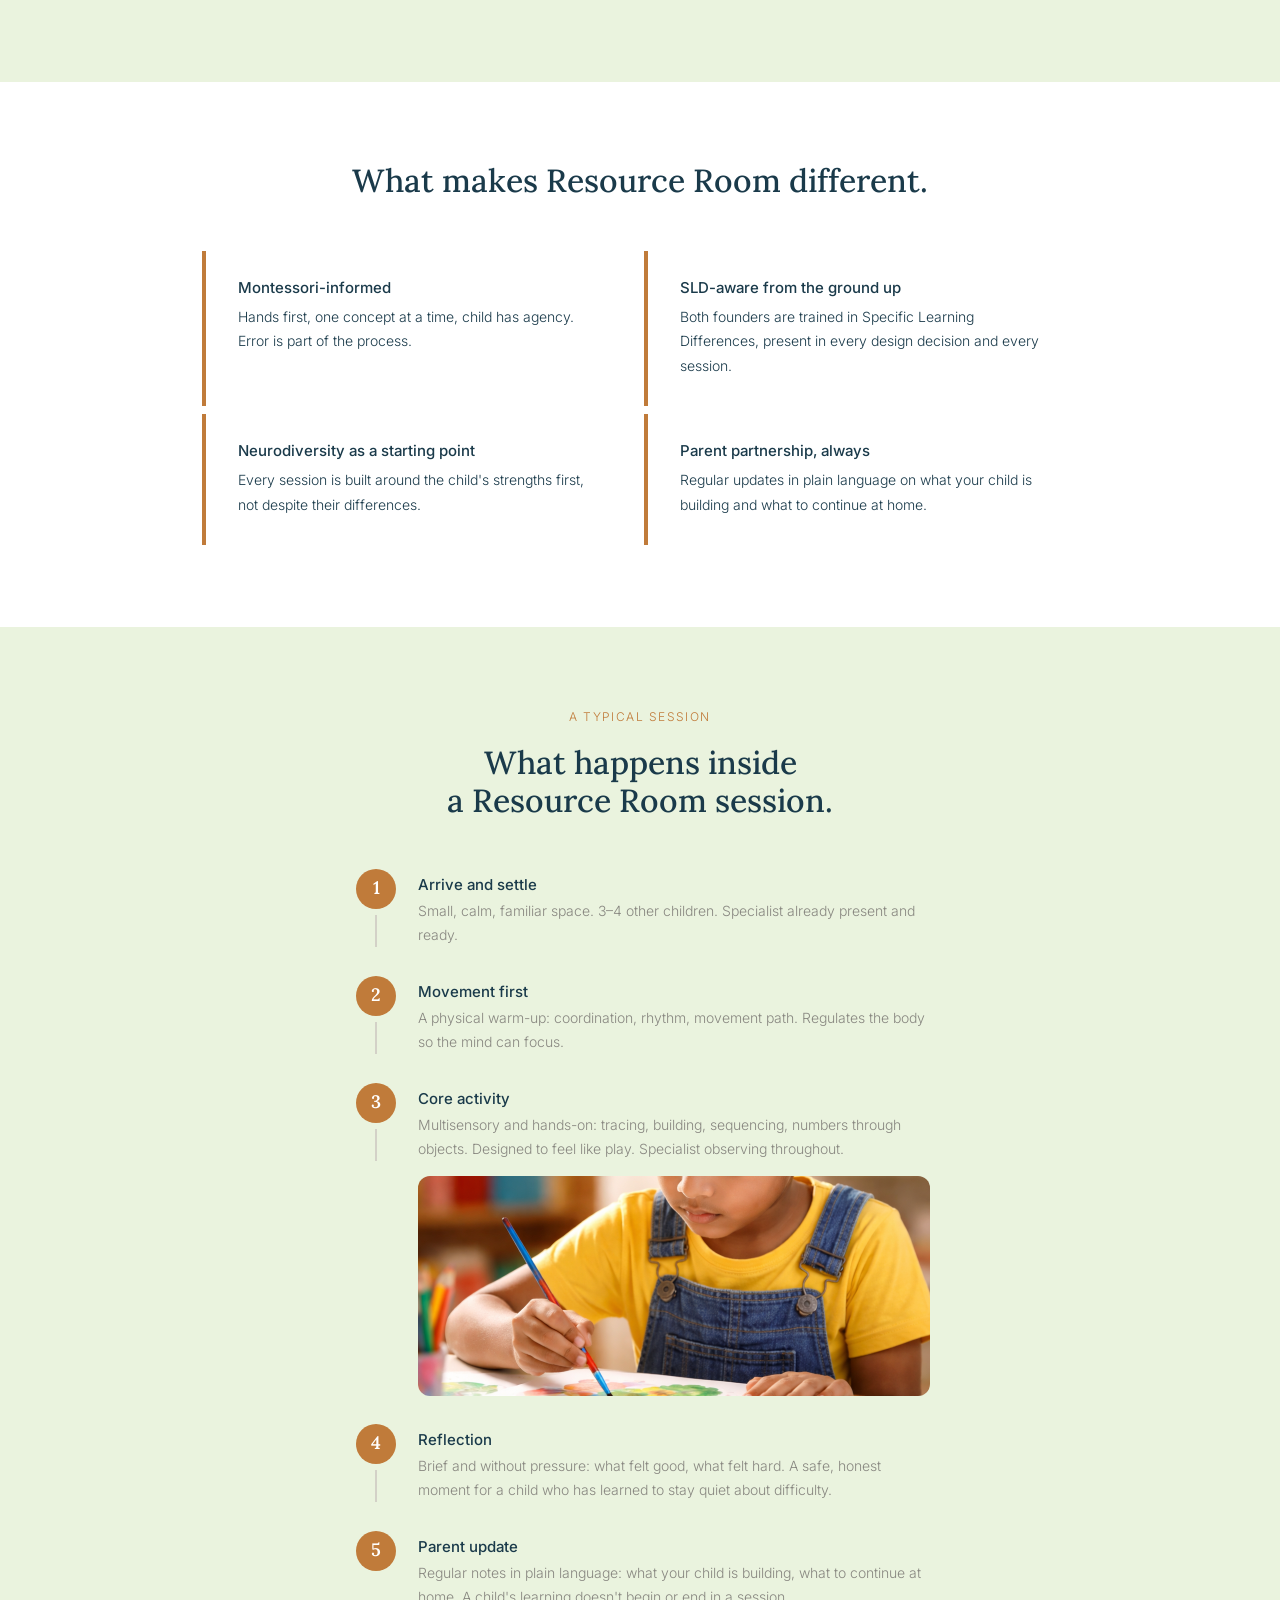
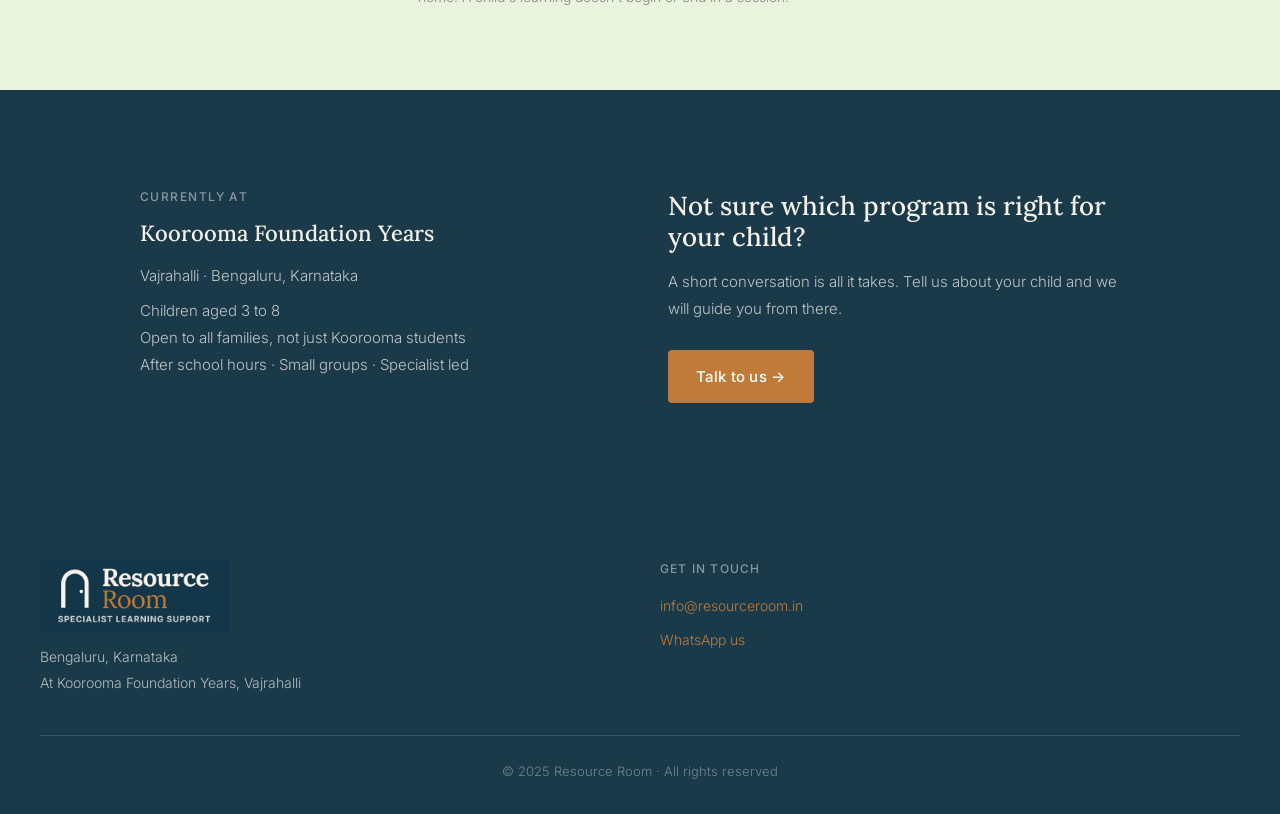
<file: program.html>
<!DOCTYPE html>
<html lang="en">
<head>
  <meta charset="UTF-8">
  <meta name="viewport" content="width=device-width, initial-scale=1.0">
  <title>The Program — Resource Room · Early Learning Support · Bengaluru</title>
  <meta name="description" content="Two specialist programs for children aged 3 to 8. Small groups, hands-on and activity-based, built around each child's learning profile.">
  <meta property="og:title" content="The Program — Resource Room">
  <meta property="og:description" content="Early intervention that begins where your child is. Small groups. Specialist-led. Hands-on.">
  <meta property="og:url" content="https://resourceroom.in/program.html">
  <link rel="canonical" href="https://resourceroom.in/program.html">
  <meta name="theme-color" content="#1A3A4A">
  <link href="https://fonts.googleapis.com/css2?family=Lora:ital,wght@0,400;0,600;0,700;1,400&family=Inter:wght@300;400;500;600&display=swap" rel="stylesheet">
  <link rel="stylesheet" href="css/styles.css">
</head>
<body>

  <!-- ===================== NAVIGATION ===================== -->
  <nav class="nav" role="navigation" aria-label="Main navigation">
    <div class="nav-inner">
      <a href="index.html" class="nav-logo" aria-label="Resource Room home">
        <img src="assets/logo/Resource%20Room%20Logo%20-%20B-navy.png" alt="Resource Room — Early Learning Support" class="nav-logo-img">
      </a>
      <ul class="nav-links" role="list">
        <li><a href="index.html">Home</a></li>
        <li><a href="about.html">About Us</a></li>
        <li><a href="program.html">Program</a></li>
        <li><a href="contact.html">Contact</a></li>
      </ul>
      <div class="nav-right"></div>
      <button class="hamburger" id="hamburger" aria-label="Open navigation menu" aria-expanded="false">
        <span></span><span></span><span></span>
      </button>
    </div>
  </nav>

  <div class="nav-overlay" id="nav-overlay" role="dialog" aria-label="Navigation menu">
    <a href="index.html">Home</a>
    <a href="about.html">About Us</a>
    <a href="program.html">Program</a>
    <a href="contact.html">Contact</a>
  </div>


  <!-- ===================== HERO ===================== -->
  <section class="page-hero section-warm" aria-labelledby="program-hero-heading">
    <!-- Faded door watermark -->
    <div class="hero-door-bg" aria-hidden="true">
      <svg viewBox="0 0 340 430" xmlns="http://www.w3.org/2000/svg">
        <path d="M68 430 L68 175 A102 102 0 0 1 272 175 L272 430 Z" fill="#E8DFD0"/>
        <path d="M40 430 L40 175 A130 130 0 0 1 300 175 L300 430 L272 430 L272 175 A102 102 0 0 0 68 175 L68 430 Z" fill="#1A3A4A"/>
        <circle cx="252" cy="270" r="15" fill="#1A3A4A"/>
      </svg>
    </div>
    <div class="container">
      <div class="hero-content">
        <span class="section-label hero-label">The Program</span>
        <h1 class="hero-headline" id="program-hero-heading">
          Early intervention that begins<br>
          where your child is.
        </h1>
        <p class="hero-subline">
          Small groups. Specialist-led. Hands-on.<br>
          Built around each child's unique learning profile.
        </p>
      </div>
    </div>
  </section>


  <!-- ===================== TWO PROGRAMS ===================== -->
  <section class="section-pad-lg section-pale programs-section" aria-labelledby="programs-heading">
    <div class="container">

      <!-- Program 1 -->
      <div class="program-card reveal">
        <div class="program-card-header">
          <div class="program-header-left">
            <span class="program-number">Program 1</span>
            <h3 class="program-title">Early Foundations</h3>
          </div>
          <span class="program-age-badge">Ages 3 to 5</span>
        </div>
        <div class="program-card-body">
          <div class="program-col">
            <span class="program-col-label">What it is</span>
            <p>A structured, play-based early intervention program that builds the foundational skills every child needs: language, attention, coordination, early literacy and numeracy readiness. Sessions are joyful, purposeful and carefully observed by a specialist throughout.</p>
          </div>
          <div class="program-col">
            <span class="program-col-label">Who it is for</span>
            <p>Children aged 3 to 5 who would benefit from a rich, structured early learning environment, whether they are showing early signs of learning differences or simply need more time and a different approach to build strong foundations.</p>
          </div>
        </div>
        <div class="program-card-footer">
          Open to all children · No prior assessment needed · A warm conversation is enough to begin
        </div>
      </div>

      <!-- Program 2 -->
      <div class="program-card reveal">
        <div class="program-card-header">
          <div class="program-header-left">
            <span class="program-number">Program 2</span>
            <h3 class="program-title">Specialist Learning Support</h3>
          </div>
          <span class="program-age-badge">Ages 5 to 8</span>
        </div>
        <div class="program-card-body">
          <div class="program-col">
            <span class="program-col-label">What it is</span>
            <p>A specialist early intervention program for children with identified or emerging learning differences. Sessions are structured, consistent and built around each child's individual profile, working across the skill areas that matter most for that child.</p>
          </div>
          <div class="program-col">
            <span class="program-col-label">Who it is for</span>
            <p>Children aged 5 to 8 who find reading, writing, numbers or attention harder than expected. Children whose potential is clear but who need a different kind of support to let that potential come forward.</p>
          </div>
        </div>
        <div class="program-areas-block">
          <span class="program-col-label">The areas we work on</span>
          <p class="program-areas-list">Phonological awareness and reading · Attention and working memory · Fine motor and coordination · Written expression · Numeracy and number sense</p>
          <p class="program-areas-note">Not every child needs all areas. We observe first, then we build a program around what your child needs most.</p>
        </div>
      </div>

    </div>
  </section>


  <!-- ===================== WHAT MAKES US DIFFERENT ===================== -->
  <section class="section-pad section-white" aria-labelledby="approach-heading">
    <div class="container">
      <h2 id="approach-heading" class="text-center reveal" style="margin-bottom:48px;">What makes Resource Room different.</h2>
      <div class="approach-compact-grid">

        <div class="approach-compact-item reveal">
          <h4>Montessori-informed</h4>
          <p>Hands first, one concept at a time, child has agency. Error is part of the process.</p>
        </div>

        <div class="approach-compact-item reveal">
          <h4>SLD-aware from the ground up</h4>
          <p>Both founders are trained in Specific Learning Differences, present in every design decision and every session.</p>
        </div>

        <div class="approach-compact-item reveal">
          <h4>Neurodiversity as a starting point</h4>
          <p>Every session is built around the child's strengths first, not despite their differences.</p>
        </div>

        <div class="approach-compact-item reveal">
          <h4>Parent partnership, always</h4>
          <p>Regular updates in plain language on what your child is building and what to continue at home.</p>
        </div>

      </div>
    </div>
  </section>


  <!-- ===================== SESSION FLOW ===================== -->
  <section class="section-pad section-pale" aria-labelledby="session-heading">
    <div class="container">
      <span class="section-label text-center" style="display:block;" aria-hidden="true">A typical session</span>
      <h2 id="session-heading" class="text-center reveal" style="margin-bottom:48px;">
        What happens inside<br>a Resource Room session.
      </h2>

      <div class="session-flow">

        <div class="flow-step reveal">
          <div class="flow-step-left">
            <div class="flow-circle">1</div>
            <div class="flow-line"></div>
          </div>
          <div class="flow-body">
            <h4>Arrive and settle</h4>
            <p>Small, calm, familiar space. 3–4 other children. Specialist already present and ready.</p>
          </div>
        </div>

        <div class="flow-step reveal">
          <div class="flow-step-left">
            <div class="flow-circle">2</div>
            <div class="flow-line"></div>
          </div>
          <div class="flow-body">
            <h4>Movement first</h4>
            <p>A physical warm-up: coordination, rhythm, movement path. Regulates the body so the mind can focus.</p>
          </div>
        </div>

        <div class="flow-step reveal">
          <div class="flow-step-left">
            <div class="flow-circle">3</div>
            <div class="flow-line"></div>
          </div>
          <div class="flow-body">
            <h4>Core activity</h4>
            <p>Multisensory and hands-on: tracing, building, sequencing, numbers through objects. Designed to feel like play. Specialist observing throughout.</p>
            <img src="assets/images/img-activity.png" alt="A child engaged in a hands-on painting activity" class="flow-step-photo">
          </div>
        </div>

        <div class="flow-step reveal">
          <div class="flow-step-left">
            <div class="flow-circle">4</div>
            <div class="flow-line"></div>
          </div>
          <div class="flow-body">
            <h4>Reflection</h4>
            <p>Brief and without pressure: what felt good, what felt hard. A safe, honest moment for a child who has learned to stay quiet about difficulty.</p>
          </div>
        </div>

        <div class="flow-step reveal">
          <div class="flow-step-left">
            <div class="flow-circle">5</div>
          </div>
          <div class="flow-body">
            <h4>Parent update</h4>
            <p>Regular notes in plain language: what your child is building, what to continue at home. A child's learning doesn't begin or end in a session.</p>
          </div>
        </div>

      </div>
    </div>
  </section>


  <!-- ===================== WHERE + CTA ===================== -->
  <section class="section-pad-lg section-dark" aria-labelledby="where-cta-heading">
    <div class="container">
      <div class="where-cta">

        <div class="where-block reveal">
          <h4>Currently at</h4>
          <h3 id="where-cta-heading">Koorooma Foundation Years</h3>
          <p>Vajrahalli · Bengaluru, Karnataka</p>
          <p>Children aged 3 to 8<br>
          Open to all families, not just Koorooma students<br>
          After school hours · Small groups · Specialist led</p>
        </div>

        <div class="cta-block reveal">
          <h3>Not sure which program is right for your child?</h3>
          <p>A short conversation is all it takes. Tell us about your child and we will guide you from there.</p>
          <a href="contact.html" class="btn-primary">Talk to us →</a>
        </div>

      </div>
    </div>
  </section>


  <!-- ===================== FOOTER ===================== -->
  <footer class="footer" role="contentinfo">
    <div class="footer-inner">
      <div>
        <img src="assets/logo/Resource%20Room%20Logo%20-%20B-navy.png" alt="Resource Room — Early Learning Support" class="footer-logo-img">
        <div class="footer-location">
          Bengaluru, Karnataka<br>
          At Koorooma Foundation Years, Vajrahalli
        </div>
      </div>
      <div class="footer-contact">
        <div class="footer-contact-label">Get in touch</div>
        <a href="mailto:info@resourceroom.in">info@resourceroom.in</a>
        <a href="https://wa.me/919900085179?text=Hi%2C%20I%20came%20across%20Resource%20Room%20and%20am%20interested%20in%20learning%20more%20about%20your%20programs%20for%20my%20child.">WhatsApp us</a>
      </div>
    </div>
    <div class="footer-bottom">
      © 2025 Resource Room · All rights reserved
    </div>
  </footer>

  <script src="js/main.js"></script>
</body>
</html>
</file>
<file: css/styles.css>
/* =============================================
   RESOURCE ROOM — SHARED STYLES
   ============================================= */

/* Google Fonts imported in HTML head */

:root {
  --slate-deep:   #1A3A4A;   /* primary dark — headings, nav, dark sections */
  --green-leaf:   #C07B3A;   /* amber — CTA buttons, "Room" accent, highlights */
  --teal-deep:    #5A8A5A;   /* sage — links, secondary accents */
  --teal-pale:    #EAF3DE;   /* sage tint — tag backgrounds */
  --linen:        #E8DFD0;   /* linen — door arch fill, warm surface */
  --amber-tint:   #FAEEDA;   /* amber light surface */
  --white-warm:   #F7F3EC;   /* cream — page background */
  --white-pure:   #FFFFFF;
  --text-body:    #1A3A4A;
  --text-muted:   #888780;   /* stone — captions, muted text */
  --border-light: #D3D1C7;   /* pebble — borders, dividers */

  --text-xs: 0.75rem;
  --text-sm: 0.875rem;
  --text-base: 1rem;
  --text-lg: 1.125rem;
  --text-xl: 1.25rem;
  --text-2xl: 1.5rem;
  --text-3xl: 2rem;
  --text-4xl: 2.75rem;
  --text-5xl: 3.5rem;
}

/* =============================================
   RESET & BASE
   ============================================= */

*, *::before, *::after {
  box-sizing: border-box;
  margin: 0;
  padding: 0;
}

html {
  scroll-behavior: smooth;
  overflow-x: hidden;
}

body {
  padding-top: 80px; /* fixed nav offset */
  background-color: var(--white-warm);
  color: var(--text-body);
  font-family: 'Inter', sans-serif;
  font-weight: 400;
  font-size: var(--text-base);
  line-height: 1.7;
  -webkit-font-smoothing: antialiased;
  -webkit-tap-highlight-color: transparent;
  overflow-x: hidden;
}

/* Subtle paper grain — adds warmth without introducing colour */
body::before {
  content: '';
  position: fixed;
  inset: 0;
  background-image: url("data:image/svg+xml,%3Csvg xmlns='http://www.w3.org/2000/svg' width='200' height='200'%3E%3Cfilter id='n'%3E%3CfeTurbulence type='fractalNoise' baseFrequency='0.65' numOctaves='4' stitchTiles='stitch'/%3E%3CfeColorMatrix type='saturate' values='0'/%3E%3C/filter%3E%3Crect width='200' height='200' filter='url(%23n)'/%3E%3C/svg%3E");
  background-repeat: repeat;
  background-size: 200px 200px;
  opacity: 0.032;
  pointer-events: none;
  z-index: 9998;
}

img {
  max-width: 100%;
  display: block;
}

a {
  color: var(--teal-deep);
  text-decoration: none;
  transition: color 0.2s ease;
}

a:hover {
  color: var(--green-leaf);
}

/* =============================================
   TYPOGRAPHY
   ============================================= */

h1, h2, h3, h4 {
  font-family: 'Lora', Georgia, serif;
  font-weight: 500;
  color: var(--slate-deep);
  line-height: 1.2;
  overflow-wrap: break-word;
}

h1 { font-size: var(--text-4xl); }
h2 { font-size: var(--text-3xl); }
h3 { font-size: var(--text-2xl); }
h4 { font-size: var(--text-xl); }

p {
  line-height: 1.8;
}

/* =============================================
   SHARED COMPONENTS
   ============================================= */

.btn-primary {
  display: inline-block;
  background: var(--green-leaf);
  color: var(--white-pure);
  font-family: 'Inter', sans-serif;
  font-weight: 500;
  font-size: 15px;
  padding: 14px 28px;
  border: none;
  border-radius: 4px;
  cursor: pointer;
  letter-spacing: 0.02em;
  transition: background 0.2s ease;
  text-decoration: none;
}

.btn-primary:hover {
  background: var(--teal-deep);
  color: var(--white-pure);
}

.btn-primary-lg {
  padding: 16px 36px;
  font-size: 16px;
}

.btn-full {
  display: block;
  width: 100%;
  text-align: center;
}

.section-label {
  font-family: 'Inter', sans-serif;
  font-weight: 300;
  font-size: 12px;
  letter-spacing: 0.12em;
  text-transform: uppercase;
  color: var(--green-leaf);
  margin-bottom: 16px;
  display: block;
}

.divider {
  width: 48px;
  height: 2px;
  background: var(--green-leaf);
  margin: 24px auto;
}

.divider-left {
  margin-left: 0;
}

.card {
  background: var(--white-pure);
  border-radius: 8px;
  padding: 32px;
  box-shadow: 0 2px 12px rgba(26, 58, 74, 0.06);
}

.container {
  max-width: 1200px;
  margin: 0 auto;
  padding: 0 24px;
}

.container-narrow {
  max-width: 680px;
  margin: 0 auto;
  padding: 0 24px;
}

.container-medium {
  max-width: 860px;
  margin: 0 auto;
  padding: 0 24px;
}

.text-center { text-align: center; }
.text-left   { text-align: left; }

/* =============================================
   SCROLL REVEAL ANIMATION
   ============================================= */

.reveal {
  opacity: 0;
  transform: translateY(20px);
  transition: opacity 0.6s ease, transform 0.6s ease;
}

.reveal.visible {
  opacity: 1;
  transform: translateY(0);
}

/* Hero load animations */
@keyframes fadeUp {
  from { opacity: 0; transform: translateY(16px); }
  to   { opacity: 1; transform: translateY(0); }
}

.hero-logo     { animation: fadeUp 0.6s ease forwards; }
.hero-label    { animation: fadeUp 0.5s ease 0.2s forwards; opacity: 0; }
.hero-headline { animation: fadeUp 0.6s ease 0.35s forwards; opacity: 0; }
.hero-subline  { animation: fadeUp 0.6s ease 0.5s forwards; opacity: 0; }
.hero-cta      { animation: fadeUp 0.6s ease 0.65s forwards; opacity: 0; }

/* ---- Nav logo (SVG image) ---- */
.nav-logo-img {
  display: block;
  height: 119px;
  width: auto;
}

@media (max-width: 639px) {
  .nav-logo-img {
    height: 95px;
  }
}

/* ---- Footer logo (SVG image) ---- */
.footer-logo-img {
  display: block;
  height: 73px;
  width: auto;
  margin-bottom: 4px;
}

/* ---- Hero logo (SVG image) ---- */
.hero-logo {
  margin: 0 auto 48px;
  text-align: center;
}

.hero-logo-img {
  display: block;
  margin: 0 auto;
  width: 400px;
  height: auto;
  max-width: 88vw;
}

@media (max-width: 639px) {
  .hero-logo-img {
    width: 300px;
  }
  .hero-logo {
    margin-bottom: 32px;
  }
}

/* =============================================
   NAVIGATION
   ============================================= */

.nav {
  position: fixed;
  top: 0;
  left: 0;
  right: 0;
  z-index: 100;
  background: var(--slate-deep);
  border-bottom: 1px solid rgba(255,255,255,0.08);
}

.nav-inner {
  display: flex;
  align-items: center;
  justify-content: space-between;
  padding: 18px 24px;
  max-width: 1200px;
  margin: 0 auto;
}

.nav-logo {
  display: flex;
  flex-direction: column;
  gap: 2px;
  text-decoration: none;
}

.nav-logo-wordmark {
  font-family: 'Lora', Georgia, serif;
  font-weight: 500;
  font-size: 32px;
  line-height: 1;
  letter-spacing: -0.01em;
}

.nav-logo-wordmark .resource { color: var(--white-warm); }
.nav-logo-wordmark .room     { color: var(--green-leaf); }

.nav-logo-tagline {
  font-family: 'Inter', sans-serif;
  font-weight: 300;
  font-size: 9px;
  letter-spacing: 0.14em;
  text-transform: uppercase;
  color: rgba(255,255,255,0.72);
}

.nav-links {
  display: none;
  list-style: none;
  gap: 36px;
  align-items: center;
}

.nav-links a {
  font-family: 'Inter', sans-serif;
  font-weight: 400;
  font-size: 15px;
  color: rgba(255,255,255,0.75);
  text-decoration: none;
  transition: color 0.2s ease;
}

.nav-links a:hover,
.nav-links a.active {
  color: var(--green-leaf);
}

.nav-right {
  display: none;
  align-items: center;
  gap: 32px;
}

.hamburger {
  display: flex;
  flex-direction: column;
  gap: 5px;
  cursor: pointer;
  padding: 4px;
  background: none;
  border: none;
}

.hamburger span {
  display: block;
  width: 24px;
  height: 2px;
  background: var(--white-warm);
  transition: all 0.3s ease;
}

.hamburger.open span:nth-child(1) {
  transform: translateY(7px) rotate(45deg);
}

.hamburger.open span:nth-child(2) {
  opacity: 0;
}

.hamburger.open span:nth-child(3) {
  transform: translateY(-7px) rotate(-45deg);
}

/* Mobile nav overlay */
.nav-overlay {
  display: none;
  position: fixed;
  inset: 0;
  background: var(--white-warm);
  z-index: 99;
  flex-direction: column;
  align-items: center;
  justify-content: center;
  gap: 32px;
  padding: 80px 24px 40px; /* top offset clears the sticky nav */
  overflow-y: auto;
}

.nav-overlay.open {
  display: flex;
}

.nav-overlay a {
  font-family: 'Lora', Georgia, serif;
  font-weight: 500;
  font-size: 32px;
  color: var(--slate-deep);
  text-decoration: none;
  transition: color 0.2s ease;
}

.nav-overlay a:hover {
  color: var(--green-leaf);
}

.nav-overlay .nav-overlay-cta {
  margin-top: 16px;
}

@media (min-width: 1024px) {
  .nav-links {
    display: flex;
  }
  .nav-right {
    display: flex;
  }
  .hamburger {
    display: none;
  }
}

/* =============================================
   FOOTER
   ============================================= */

.footer {
  background: var(--slate-deep);
  color: var(--white-warm);
  padding: 56px 24px 32px;
}

.footer-inner {
  max-width: 1200px;
  margin: 0 auto;
  display: grid;
  grid-template-columns: 1fr;
  gap: 40px;
}

.footer-logo-wordmark {
  font-family: 'Lora', Georgia, serif;
  font-weight: 500;
  font-size: 28px;
  line-height: 1;
}

.footer-logo-wordmark .resource { color: var(--white-warm); }
.footer-logo-wordmark .room     { color: var(--green-leaf); }

.footer-tagline {
  font-family: 'Inter', sans-serif;
  font-weight: 300;
  font-size: 10px;
  letter-spacing: 0.14em;
  text-transform: uppercase;
  color: var(--text-muted);
  margin-top: 6px;
}

.footer-location {
  font-family: 'Inter', sans-serif;
  font-weight: 300;
  font-size: 14px;
  color: rgba(247, 244, 239, 0.7);
  margin-top: 12px;
  line-height: 1.8;
}

.footer-contact {
  display: flex;
  flex-direction: column;
  gap: 10px;
}

.footer-contact a {
  font-family: 'Inter', sans-serif;
  font-weight: 300;
  font-size: 14px;
  color: var(--green-leaf);
  text-decoration: none;
  transition: opacity 0.2s ease;
}

.footer-contact a:hover {
  opacity: 0.8;
}

.footer-contact-label {
  font-family: 'Inter', sans-serif;
  font-weight: 500;
  font-size: 12px;
  letter-spacing: 0.1em;
  text-transform: uppercase;
  color: rgba(247, 244, 239, 0.5);
  margin-bottom: 4px;
}

.footer-bottom {
  max-width: 1200px;
  margin: 40px auto 0;
  padding-top: 24px;
  border-top: 1px solid rgba(221, 232, 229, 0.15);
  font-family: 'Inter', sans-serif;
  font-weight: 300;
  font-size: 13px;
  color: rgba(247, 244, 239, 0.4);
  text-align: center;
}

@media (min-width: 640px) {
  .footer-inner {
    grid-template-columns: 1fr 1fr;
  }
}

/* =============================================
   SECTIONS — BACKGROUNDS
   ============================================= */

.section-warm    { background: var(--white-warm); }
.section-white   { background: var(--white-pure); }
.section-pale    { background: var(--teal-pale); }
.section-dark    { background: var(--slate-deep); }

.section-pad {
  padding: 80px 24px;
}

.section-pad-lg {
  padding: 100px 24px;
}

.section-pad-sm {
  padding: 56px 24px;
}

/* =============================================
   HOME — HERO
   ============================================= */

.hero {
  min-height: calc(100vh - 80px);
  display: flex;
  align-items: center;
  padding: 80px 24px 80px;
  position: relative;
  overflow: hidden;
}

.hero-inner {
  max-width: 800px;
  margin: 0 auto;
  width: 100%;
  display: flex;
  flex-direction: column;
  align-items: center;
  text-align: center;
}

.hero-content {
  width: 100%;
  display: flex;
  flex-direction: column;
  align-items: center;
}

.hero h1 {
  font-size: var(--text-4xl);
  line-height: 1.15;
  margin-bottom: 24px;
}

.hero-subline {
  font-family: 'Inter', sans-serif;
  font-weight: 300;
  font-size: var(--text-lg);
  color: var(--text-body);
  max-width: 560px;
  line-height: 1.8;
  margin-bottom: 36px;
  text-align: center;
}

.hero-door-bg {
  position: absolute;
  right: -70px;
  top: 50%;
  transform: translateY(-50%);
  width: 320px;
  opacity: 0.07;
  pointer-events: none;
  z-index: 0;
}

.hero-inner {
  position: relative;
  z-index: 1;
}

@media (max-width: 639px) {
  .hero-door-bg {
    width: 200px;
    right: -50px;
    opacity: 0.05;
  }
}

.hero-decoration {
  display: none;
  justify-content: center;
  align-items: center;
}

.hero-decoration svg {
  opacity: 0.35;
}

@media (min-width: 1024px) {
  .hero h1 {
    font-size: var(--text-5xl);
  }
}

/* =============================================
   HOME — THE FEELING
   ============================================= */

.feeling-section {
  text-align: center;
}

.feeling-section p {
  font-weight: 300;
  font-size: var(--text-lg);
  line-height: 1.9;
  color: var(--text-body);
  margin-bottom: 20px;
}

.feeling-section p:last-of-type {
  margin-bottom: 0;
}

.feeling-accent {
  font-style: italic;
  color: var(--green-leaf) !important;
  font-weight: 400 !important;
  font-size: var(--text-lg) !important;
  margin-top: 28px !important;
}

/* =============================================
   HOME — WHAT LEARNNEST IS (3 columns)
   ============================================= */

.three-col-section h2 {
  text-align: center;
  margin-bottom: 56px;
}

.three-col-grid {
  display: grid;
  grid-template-columns: 1fr;
  gap: 36px;
}

.col-item {
  padding-top: 24px;
  border-top: 2px solid var(--green-leaf);
}

.col-item h4 {
  font-family: 'Inter', sans-serif;
  font-weight: 500;
  font-size: var(--text-base);
  color: var(--teal-deep);
  margin-bottom: 12px;
  letter-spacing: 0.01em;
}

.col-item p {
  font-weight: 300;
  font-size: 15px;
  color: var(--text-body);
  line-height: 1.8;
}

@media (min-width: 1024px) {
  .three-col-grid {
    grid-template-columns: repeat(3, 1fr);
  }
}

/* =============================================
   HOME — THREE STAGES CARDS
   ============================================= */

.stages-section h2 {
  text-align: center;
  margin-bottom: 16px;
}

.stages-intro {
  text-align: center;
  margin-bottom: 48px;
}

.stages-grid {
  display: grid;
  grid-template-columns: 1fr;
  gap: 24px;
  margin-bottom: 48px;
}

.stage-card {
  background: var(--white-pure);
  border-radius: 8px;
  padding: 32px;
  box-shadow: 0 2px 12px rgba(26, 58, 74, 0.06);
}

.stage-card-label {
  font-family: 'Inter', sans-serif;
  font-weight: 500;
  font-size: 12px;
  color: var(--green-leaf);
  letter-spacing: 0.06em;
  text-transform: uppercase;
  margin-bottom: 10px;
  display: block;
}

.stage-card h4 {
  font-size: 20px;
  color: var(--slate-deep);
  margin-bottom: 14px;
}

.stage-card p {
  font-weight: 300;
  font-size: 15px;
  color: var(--text-body);
  line-height: 1.8;
}

.stages-closing {
  text-align: center;
  font-style: italic;
  font-family: 'Inter', sans-serif;
  font-weight: 400;
  font-size: var(--text-lg);
  color: var(--text-muted);
}

@media (min-width: 1024px) {
  .stages-grid {
    grid-template-columns: repeat(3, 1fr);
  }
}

/* =============================================
   HOME — NEURO THREAD
   ============================================= */

.neuro-section {
  text-align: center;
}

.neuro-section p {
  font-weight: 300;
  font-size: 17px;
  line-height: 1.9;
  color: var(--text-body);
}

/* =============================================
   HOME — WHO WE ARE
   ============================================= */

.who-section {
  color: var(--white-warm);
}

.who-section h2 {
  color: var(--white-warm);
  text-align: center;
  margin-bottom: 24px;
}

.who-intro {
  font-weight: 300;
  font-size: 17px;
  line-height: 1.9;
  color: rgba(247, 244, 239, 0.85);
  text-align: center;
  max-width: 680px;
  margin: 0 auto 56px;
}

.founders-grid {
  display: grid;
  grid-template-columns: 1fr;
  gap: 40px;
  max-width: 800px;
  margin: 0 auto 40px;
}

.founder-card {
  display: flex;
  flex-direction: column;
  align-items: center;
  text-align: center;
  gap: 20px;
}

.photo-placeholder {
  width: 120px;
  height: 120px;
  border-radius: 50%;
  background: var(--teal-pale);
  border: 2px solid var(--green-leaf);
  display: flex;
  align-items: center;
  justify-content: center;
  color: var(--teal-deep);
  font-family: 'Inter', sans-serif;
  font-size: 13px;
  flex-shrink: 0;
}

/* Real founder photo — circular (home page) */
.photo-circle {
  width: 120px;
  height: 120px;
  border-radius: 50%;
  object-fit: cover;
  object-position: center top;
  border: 2px solid var(--green-leaf);
  flex-shrink: 0;
}

.founder-name {
  font-family: 'Lora', Georgia, serif;
  font-weight: 500;
  font-size: 22px;
  color: var(--white-warm);
  margin-bottom: 4px;
}

.founder-role {
  font-family: 'Inter', sans-serif;
  font-weight: 300;
  font-size: 13px;
  color: rgba(247, 244, 239, 0.6);
  letter-spacing: 0.04em;
}

.who-link {
  text-align: center;
  margin-top: 8px;
}

.who-link a {
  color: var(--green-leaf);
  font-weight: 400;
  font-size: 15px;
}

@media (min-width: 640px) {
  .founders-grid {
    grid-template-columns: 1fr 1fr;
  }
}

/* =============================================
   HOME — CTA SECTION
   ============================================= */

.cta-section {
  text-align: center;
}

.cta-section h2 {
  margin-bottom: 16px;
}

.cta-subline {
  font-weight: 300;
  font-size: 17px;
  color: var(--text-muted);
  margin-bottom: 36px;
}

/* =============================================
   ABOUT — STORY
   ============================================= */

.story-section p {
  font-weight: 300;
  font-size: 17px;
  line-height: 1.9;
  color: var(--text-body);
  margin-bottom: 24px;
}

.story-section p:last-child {
  margin-bottom: 0;
}

.story-section h3 {
  margin-bottom: 32px;
  font-size: 28px;
}

/* =============================================
   ABOUT — BELIEFS
   ============================================= */

.beliefs-section h3 {
  text-align: center;
  font-size: 28px;
  margin-bottom: 48px;
}

.belief-item {
  border-left: 4px solid var(--green-leaf);
  padding-left: 28px;
  margin-bottom: 40px;
}

.belief-item:last-child {
  margin-bottom: 0;
}

.belief-item h4 {
  font-size: 22px;
  margin-bottom: 10px;
}

.belief-item p {
  font-weight: 300;
  font-size: 16px;
  color: var(--text-body);
  line-height: 1.8;
}

/* =============================================
   ABOUT — MEET US
   ============================================= */

.meet-section h2 {
  text-align: center;
  margin-bottom: 64px;
}

.founder-profile {
  display: grid;
  grid-template-columns: 1fr;
  gap: 40px;
  margin-bottom: 72px;
  align-items: start;
}

.founder-profile:last-child {
  margin-bottom: 0;
}

.founder-photo-wrap {
  display: flex;
  justify-content: center;
}

.photo-placeholder-lg {
  width: 200px;
  height: 200px;
  border-radius: 12px;
  background: var(--teal-pale);
  border: 2px solid var(--border-light);
  display: flex;
  align-items: center;
  justify-content: center;
  color: var(--teal-deep);
  font-family: 'Inter', sans-serif;
  font-size: 14px;
}

/* Real founder photo — square with rounded corners (about page) */
.founder-photo {
  width: 200px;
  height: 240px;
  border-radius: 12px;
  object-fit: cover;
  object-position: center top;
  display: block;
}

.founder-bio h3 {
  font-size: 28px;
  margin-bottom: 6px;
}

.founder-bio .founder-role-tag {
  font-family: 'Inter', sans-serif;
  font-weight: 300;
  font-size: 13px;
  letter-spacing: 0.08em;
  text-transform: uppercase;
  color: var(--green-leaf);
  margin-bottom: 24px;
  display: block;
}

.founder-bio p {
  font-weight: 300;
  font-size: 16px;
  line-height: 1.9;
  color: var(--text-body);
  margin-bottom: 18px;
}

.founder-bio p:last-child {
  margin-bottom: 0;
}

@media (min-width: 1024px) {
  .founder-profile {
    grid-template-columns: 240px 1fr;
    gap: 56px;
  }

  .founder-profile.reverse {
    grid-template-columns: 1fr 240px;
  }

  .founder-profile.reverse .founder-photo-wrap {
    order: 2;
  }

  .founder-profile.reverse .founder-bio {
    order: 1;
  }
}

/* =============================================
   ABOUT — TOGETHER
   ============================================= */

.together-section {
  text-align: center;
}

.together-section h2 {
  color: var(--white-warm);
  margin-bottom: 32px;
}

.together-section p {
  font-weight: 300;
  font-size: 17px;
  color: rgba(247, 244, 239, 0.85);
  line-height: 1.9;
  margin-bottom: 20px;
}

.together-section p:last-child {
  margin-bottom: 0;
}

/* =============================================
   PROGRAM — OPENING
   ============================================= */

.program-opening p {
  font-weight: 300;
  font-size: 17px;
  line-height: 1.9;
  color: var(--text-body);
  margin-bottom: 20px;
  text-align: center;
}

.program-opening p:last-child {
  margin-bottom: 0;
}

/* =============================================
   PROGRAM — HOW WE WORK
   ============================================= */

.how-section h2 {
  text-align: center;
  margin-bottom: 56px;
  line-height: 1.4;
}

/* =============================================
   PROGRAM — THREE STAGES FULL
   ============================================= */

.stages-full-section h2 {
  text-align: center;
  margin-bottom: 16px;
}

.stages-full-intro {
  text-align: center;
  font-weight: 300;
  font-size: 17px;
  color: var(--text-body);
  max-width: 660px;
  margin: 0 auto 64px;
  line-height: 1.8;
}

.stage-block {
  margin-bottom: 64px;
  padding-bottom: 64px;
  border-bottom: 1px solid var(--border-light);
}

.stage-block:last-child {
  margin-bottom: 0;
  padding-bottom: 0;
  border-bottom: none;
}

.stage-number {
  font-family: 'Lora', Georgia, serif;
  font-weight: 600;
  font-size: 80px;
  color: #C8DFE0;
  line-height: 1;
  margin-bottom: 8px;
}

.stage-block-label {
  font-family: 'Inter', sans-serif;
  font-weight: 500;
  font-size: 12px;
  color: var(--green-leaf);
  letter-spacing: 0.08em;
  text-transform: uppercase;
  margin-bottom: 10px;
  display: block;
}

.stage-block h3 {
  font-size: 26px;
  margin-bottom: 20px;
}

.stage-block p {
  font-weight: 300;
  font-size: 16px;
  line-height: 1.9;
  color: var(--text-body);
  margin-bottom: 16px;
}

.stage-meta {
  margin-top: 28px;
  display: grid;
  grid-template-columns: 1fr;
  gap: 20px;
}

.stage-meta-item h5 {
  font-family: 'Inter', sans-serif;
  font-weight: 500;
  font-size: 12px;
  letter-spacing: 0.1em;
  text-transform: uppercase;
  color: var(--teal-deep);
  margin-bottom: 8px;
}

.stage-meta-item p {
  font-weight: 300;
  font-size: 15px;
  line-height: 1.7;
  color: var(--text-body);
  margin-bottom: 0;
}

@media (min-width: 640px) {
  .stage-meta {
    grid-template-columns: 1fr 1fr;
  }
}

/* =============================================
   PROGRAM — APPROACH 2x2
   ============================================= */

.approach-section h2 {
  text-align: center;
  margin-bottom: 56px;
}

.approach-grid {
  display: grid;
  grid-template-columns: 1fr;
  gap: 0;
}

.approach-item {
  padding: 36px 28px;
  border-bottom: 1px solid var(--border-light);
}

.approach-item:last-child {
  border-bottom: none;
}

.approach-item h4 {
  font-family: 'Inter', sans-serif;
  font-weight: 500;
  font-size: var(--text-base);
  color: var(--teal-deep);
  margin-bottom: 12px;
}

.approach-item p {
  font-weight: 300;
  font-size: 15px;
  color: var(--text-body);
  line-height: 1.8;
}

/* Approach grid goes 2×2 at tablet — no need to wait for full desktop */
@media (min-width: 640px) {
  .approach-grid {
    grid-template-columns: 1fr 1fr;
  }

  .approach-item {
    border-right: 1px solid var(--border-light);
    border-bottom: 1px solid var(--border-light);
  }

  .approach-item:nth-child(2),
  .approach-item:nth-child(4) {
    border-right: none;
  }

  .approach-item:nth-child(3),
  .approach-item:nth-child(4) {
    border-bottom: none;
  }

}

@media (min-width: 1024px) {
  .approach-grid {
    grid-template-columns: 1fr 1fr;
  }

  .approach-item {
    border-right: 1px solid var(--border-light);
    border-bottom: 1px solid var(--border-light);
  }

  .approach-item:nth-child(2),
  .approach-item:nth-child(4) {
    border-right: none;
  }

  .approach-item:nth-child(3),
  .approach-item:nth-child(4) {
    border-bottom: none;
  }
}

/* =============================================
   PROGRAM — SESSION
   ============================================= */

.session-section h3 {
  font-size: 28px;
  margin-bottom: 32px;
  text-align: center;
}

.session-section p {
  font-weight: 300;
  font-size: 16px;
  line-height: 1.9;
  color: var(--text-body);
  margin-bottom: 20px;
}

.session-section p:last-child {
  margin-bottom: 0;
}

/* =============================================
   PROGRAM — WHERE + CTA
   ============================================= */

.where-cta {
  display: grid;
  grid-template-columns: 1fr;
  gap: 56px;
  max-width: 1000px;
  margin: 0 auto;
}

.where-block h4 {
  font-family: 'Inter', sans-serif;
  font-weight: 500;
  font-size: 12px;
  letter-spacing: 0.12em;
  text-transform: uppercase;
  color: rgba(247, 244, 239, 0.5);
  margin-bottom: 16px;
}

.where-block h3 {
  color: var(--white-warm);
  font-size: 22px;
  margin-bottom: 16px;
}

.where-block p {
  font-weight: 300;
  font-size: 15px;
  color: rgba(247, 244, 239, 0.75);
  line-height: 1.8;
  margin-bottom: 8px;
}

.cta-block h3 {
  color: var(--white-warm);
  font-size: 26px;
  margin-bottom: 16px;
}

.cta-block p {
  font-weight: 300;
  font-size: 15px;
  color: rgba(247, 244, 239, 0.75);
  margin-bottom: 28px;
  line-height: 1.8;
}

@media (min-width: 1024px) {
  .where-cta {
    grid-template-columns: 1fr 1fr;
  }
}

/* =============================================
   CONTACT — HERO
   ============================================= */

.contact-hero {
  padding: 120px 24px 80px;
  min-height: 50vh;
  display: flex;
  align-items: center;
  position: relative;
  overflow: hidden;
}

.contact-hero .hero-content {
  text-align: center;
  margin: 0 auto;
  max-width: 720px;
}

.contact-hero .hero-inner {
  display: block;
}

.contact-hero h1 {
  font-size: var(--text-4xl);
  margin-bottom: 20px;
}

.contact-hero .hero-subline {
  font-size: var(--text-lg);
  max-width: 520px;
  margin-left: auto;
  margin-right: auto;
}

/* =============================================
   CONTACT — FORM SECTION
   ============================================= */

.contact-main {
  display: grid;
  grid-template-columns: 1fr;
  gap: 56px;
  max-width: 1000px;
  margin: 0 auto;
}

.contact-left p {
  font-weight: 300;
  font-size: 17px;
  line-height: 1.9;
  color: var(--text-body);
  margin-bottom: 20px;
}

.contact-form {
  display: flex;
  flex-direction: column;
  gap: 24px;
}

.form-group {
  display: flex;
  flex-direction: column;
  gap: 8px;
}

.form-group label {
  font-family: 'Inter', sans-serif;
  font-weight: 500;
  font-size: 12px;
  color: var(--slate-deep);
  letter-spacing: 0.06em;
  text-transform: uppercase;
}

.form-group input,
.form-group textarea {
  font-family: 'Inter', sans-serif;
  font-weight: 300;
  font-size: 16px; /* 16px minimum prevents iOS auto-zoom on focus */
  color: var(--text-body);
  background: var(--white-pure);
  border: 1px solid var(--border-light);
  border-radius: 4px;
  padding: 12px 16px;
  outline: none;
  transition: border-color 0.2s ease;
  width: 100%;
}

.form-group input::placeholder,
.form-group textarea::placeholder {
  color: var(--text-muted);
  font-weight: 300;
}

.form-group input:focus,
.form-group textarea:focus {
  border-color: var(--green-leaf);
}

.form-group textarea {
  resize: vertical;
  min-height: 120px;
  line-height: 1.7;
}

.form-success-msg {
  font-family: 'Lora', Georgia, serif;
  font-weight: 400;
  font-style: italic;
  font-size: var(--text-lg);
  color: var(--teal-deep);
  line-height: 1.8;
  padding: 32px;
  background: var(--teal-pale);
  border-left: 4px solid var(--teal-deep);
  border-radius: 4px;
}

@media (min-width: 1024px) {
  .contact-main {
    grid-template-columns: 1fr 1fr;
  }
}

/* =============================================
   CONTACT — OTHER WAYS
   ============================================= */

.other-ways {
  display: grid;
  grid-template-columns: 1fr;
  gap: 36px;
}

.contact-method h4 {
  font-family: 'Inter', sans-serif;
  font-weight: 500;
  font-size: 12px;
  letter-spacing: 0.1em;
  text-transform: uppercase;
  color: var(--teal-deep);
  margin-bottom: 10px;
}

.contact-method a {
  display: block;
  font-weight: 400;
  font-size: 16px;
  color: var(--slate-deep);
  margin-bottom: 4px;
  transition: color 0.2s ease;
}

.contact-method a:hover {
  color: var(--green-leaf);
}

.contact-method p {
  font-weight: 300;
  font-size: 15px;
  color: var(--text-muted);
  line-height: 1.7;
}

@media (min-width: 640px) {
  .other-ways {
    grid-template-columns: repeat(3, 1fr);
  }
}

/* =============================================
   CONTACT — WHAT TO EXPECT
   ============================================= */

.expect-section h2 {
  text-align: center;
  margin-bottom: 56px;
}

.steps-grid {
  display: grid;
  grid-template-columns: 1fr;
  gap: 40px;
  margin-bottom: 48px;
}

.step-item {
  position: relative;
}

.step-number {
  font-family: 'Lora', Georgia, serif;
  font-weight: 600;
  font-size: 64px;
  color: var(--teal-pale);
  line-height: 1;
  margin-bottom: 8px;
}

.step-item h4 {
  font-family: 'Inter', sans-serif;
  font-weight: 500;
  font-size: 17px;
  color: var(--slate-deep);
  margin-bottom: 10px;
}

.step-item p {
  font-weight: 300;
  font-size: 15px;
  color: var(--text-body);
  line-height: 1.8;
}

.expect-closing {
  text-align: center;
  font-weight: 300;
  font-size: 16px;
  color: var(--text-muted);
  font-style: italic;
  max-width: 560px;
  margin: 0 auto;
  line-height: 1.8;
}

@media (min-width: 1024px) {
  .steps-grid {
    grid-template-columns: repeat(3, 1fr);
  }
}

/* =============================================
   CONTACT — QUIET REASSURANCE
   ============================================= */

.reassurance-section {
  text-align: center;
}

.reassurance-quote {
  font-family: 'Lora', Georgia, serif;
  font-weight: 400;
  font-style: italic;
  font-size: 24px;
  color: var(--white-warm);
  line-height: 1.85;
  max-width: 660px;
  margin: 0 auto;
}

@media (min-width: 1024px) {
  .reassurance-quote {
    font-size: 26px;
  }
}

/* =============================================
   PAGE — INNER HERO (about, program)
   ============================================= */

.page-hero {
  padding: 120px 24px 80px;
  min-height: 60vh;
  display: flex;
  align-items: center;
  position: relative;
  overflow: hidden;
}

.page-hero .container,
.contact-hero .container {
  position: relative;
  z-index: 1;
}

.page-hero .hero-content {
  max-width: 720px;
  margin: 0 auto;
  text-align: center;
}

.page-hero h1 {
  font-size: var(--text-4xl);
  line-height: 1.15;
  margin-bottom: 24px;
}

@media (min-width: 1024px) {
  .page-hero h1 {
    font-size: 48px;
  }

  .contact-hero h1 {
    font-size: 48px;
  }
}

/* =============================================
   RESPONSIVE — MOBILE OVERRIDES
   ============================================= */

@media (max-width: 639px) {
  .section-pad {
    padding: 64px 24px;
  }

  .section-pad-lg {
    padding: 72px 24px;
  }

  .page-hero h1,
  .hero h1 {
    font-size: 36px;
  }

  .contact-hero h1 {
    font-size: 36px;
  }

  h2 {
    font-size: 26px;
  }

  .hero {
    min-height: auto;
    padding: 100px 24px 64px;
  }

  .page-hero {
    min-height: auto;
    padding: 100px 24px 64px;
  }

  .contact-hero {
    min-height: auto;
    padding: 100px 24px 64px;
  }

  .stage-number {
    font-size: 56px;
  }

  /* Cards — reduce padding on small screens */
  .card,
  .stage-card {
    padding: 24px 20px;
  }

  /* Approach items — tighter on mobile */
  .approach-item {
    padding: 28px 0;
  }

  /* Belief items — narrower left border indent */
  .belief-item {
    padding-left: 20px;
  }

  /* Stage blocks — tighter spacing */
  .stage-block {
    margin-bottom: 48px;
    padding-bottom: 48px;
  }

  /* Founder profiles — closer gap when stacked */
  .founder-profile {
    gap: 28px;
  }

  /* Reassurance quote — smaller on narrow screens */
  .reassurance-quote {
    font-size: 20px;
    line-height: 1.75;
  }

  /* Dark section headings */
  .who-section h2,
  .together-section h2 {
    font-size: 28px;
  }

  /* Buttons — enforce 44px min touch target */
  .btn-primary {
    min-height: 44px;
    display: inline-flex;
    align-items: center;
    justify-content: center;
  }

  /* Full-width submit button — allow text to wrap cleanly */
  .btn-full {
    font-size: 14px;
    padding: 14px 16px;
  }

  /* Nav logo — slightly smaller on mobile */
  .nav-logo-wordmark {
    font-size: 26px;
  }

  body {
    padding-top: 68px;
  }

  /* Feeling section — scale down body text */
  .feeling-section p {
    font-size: 16px;
  }

  /* Who intro text */
  .who-intro {
    font-size: 15px;
  }

  /* Where-CTA spacing */
  .where-cta {
    gap: 40px;
  }

  /* Stages full intro */
  .stages-full-intro {
    font-size: 16px;
    margin-bottom: 48px;
  }

  /* Section heading spacing */
  .three-col-section h2 {
    margin-bottom: 36px;
  }

  /* Footer links — prevent overflow on very long emails */
  .footer-contact a {
    word-break: break-all;
  }

  /* Nav inner — ensure logo and hamburger don't crowd */
  .nav-inner {
    padding: 16px 20px;
  }
}

/* =============================================
   PROGRAM INFOGRAPHICS — HOOK LINE
   ============================================= */

.hook-line {
  font-family: 'Lora', Georgia, serif;
  font-weight: 500;
  font-size: 22px;
  color: var(--slate-deep);
  line-height: 1.7;
}

@media (max-width: 639px) {
  .hook-line {
    font-size: 18px;
  }
}

/* =============================================
   PROGRAM INFOGRAPHICS — STAT ROW
   ============================================= */

.stat-row {
  display: flex;
  flex-direction: column;
  align-items: center;
  gap: 36px;
  text-align: center;
  padding: 8px 0;
}

.stat-item {
  display: flex;
  flex-direction: column;
  align-items: center;
  gap: 10px;
}

.stat-number {
  font-family: 'Lora', Georgia, serif;
  font-weight: 500;
  font-size: 52px;
  color: var(--slate-deep);
  line-height: 1;
}

.stat-label {
  font-family: 'Inter', sans-serif;
  font-weight: 300;
  font-size: 13px;
  color: var(--text-muted);
  letter-spacing: 0.04em;
}

.stat-divider {
  display: none;
  width: 1px;
  height: 56px;
  background: var(--border-light);
  flex-shrink: 0;
}

@media (min-width: 640px) {
  .stat-row {
    flex-direction: row;
    justify-content: center;
    gap: 0;
  }

  .stat-item {
    padding: 0 48px;
  }

  .stat-divider {
    display: block;
  }
}

/* =============================================
   PROGRAM INFOGRAPHICS — STAGE CARDS
   ============================================= */

.stage-cards-grid {
  display: grid;
  grid-template-columns: 1fr;
  gap: 20px;
}

@media (min-width: 1024px) {
  .stage-cards-grid {
    grid-template-columns: repeat(3, 1fr);
    gap: 24px;
  }
}

.stage-info-card {
  background: var(--white-pure);
  border-radius: 8px;
  padding: 28px 24px;
  box-shadow: 0 2px 12px rgba(26, 58, 74, 0.06);
  display: flex;
  flex-direction: column;
  gap: 14px;
  border-top: 3px solid var(--green-leaf);
}

.age-badge {
  display: inline-flex;
  align-items: center;
  background: var(--teal-pale);
  color: var(--teal-deep);
  font-family: 'Inter', sans-serif;
  font-weight: 500;
  font-size: 11px;
  padding: 4px 12px;
  border-radius: 100px;
  letter-spacing: 0.06em;
  text-transform: uppercase;
  width: fit-content;
}

.stage-num-label {
  display: block;
  font-family: 'Inter', sans-serif;
  font-weight: 500;
  font-size: 11px;
  color: var(--green-leaf);
  letter-spacing: 0.1em;
  text-transform: uppercase;
  margin-bottom: 4px;
}

.stage-info-card h3 {
  font-size: 22px;
  color: var(--slate-deep);
  margin: 0;
  line-height: 1.2;
}

.stage-tagline {
  font-weight: 300;
  font-size: 14px;
  color: var(--text-muted);
  line-height: 1.65;
  font-style: italic;
  margin: 0;
}

/* Skill tag pills */
.skill-tags {
  display: flex;
  flex-wrap: wrap;
  gap: 7px;
}

.skill-tag {
  display: inline-block;
  background: var(--teal-pale);
  color: var(--teal-deep);
  font-family: 'Inter', sans-serif;
  font-weight: 400;
  font-size: 12px;
  padding: 4px 11px;
  border-radius: 100px;
  border: 1px solid rgba(42, 107, 124, 0.15);
  line-height: 1.4;
}

.who-for-block {
  padding-top: 14px;
  border-top: 1px solid var(--border-light);
  margin-top: 2px;
}

.who-for-label {
  display: block;
  font-family: 'Inter', sans-serif;
  font-weight: 500;
  font-size: 11px;
  letter-spacing: 0.1em;
  text-transform: uppercase;
  color: var(--green-leaf);
  margin-bottom: 5px;
}

.who-for-block p {
  font-weight: 300;
  font-size: 13px;
  color: var(--text-muted);
  line-height: 1.65;
  margin: 0;
}

.stages-note {
  text-align: center;
  font-style: italic;
  font-family: 'Inter', sans-serif;
  font-weight: 300;
  font-size: var(--text-base);
  color: var(--text-muted);
  margin-top: 40px;
}

/* =============================================
   PROGRAM INFOGRAPHICS — APPROACH COMPACT
   ============================================= */

.approach-compact-grid {
  display: grid;
  grid-template-columns: 1fr;
  gap: 4px;
  max-width: 880px;
  margin: 0 auto;
}

@media (min-width: 640px) {
  .approach-compact-grid {
    grid-template-columns: 1fr 1fr;
    gap: 4px;
  }
}

.approach-compact-item {
  padding: 28px 32px;
  border-left: 4px solid var(--green-leaf);
  background: var(--white-pure);
  margin: 2px;
}

.approach-compact-item h4 {
  font-family: 'Inter', sans-serif;
  font-weight: 500;
  font-size: 15px;
  color: var(--slate-deep);
  margin-bottom: 8px;
}

.approach-compact-item p {
  font-weight: 300;
  font-size: 14px;
  color: var(--text-body);
  line-height: 1.75;
  margin: 0;
}

/* =============================================
   PROGRAM INFOGRAPHICS — SESSION FLOW
   ============================================= */

.session-flow {
  max-width: 580px;
  margin: 0 auto;
}

.flow-step {
  display: grid;
  grid-template-columns: 52px 1fr;
  gap: 16px;
  align-items: start;
}

.flow-step-left {
  display: flex;
  flex-direction: column;
  align-items: center;
}

.flow-circle {
  width: 40px;
  height: 40px;
  border-radius: 50%;
  background: var(--green-leaf);
  color: var(--white-pure);
  font-family: 'Lora', Georgia, serif;
  font-weight: 600;
  font-size: 18px;
  display: flex;
  align-items: center;
  justify-content: center;
  flex-shrink: 0;
  position: relative;
  z-index: 1;
}

.flow-line {
  width: 2px;
  flex: 1;
  min-height: 32px;
  background: var(--border-light);
  margin: 6px 0 0;
}

.flow-body {
  padding-bottom: 28px;
  padding-top: 7px;
}

.flow-step:last-child .flow-body {
  padding-bottom: 0;
}

.flow-body h4 {
  font-family: 'Inter', sans-serif;
  font-weight: 500;
  font-size: 15px;
  color: var(--slate-deep);
  margin-bottom: 5px;
}

.flow-body p {
  font-weight: 300;
  font-size: 14px;
  color: var(--text-muted);
  line-height: 1.75;
  margin: 0;
}

/* =============================================
   ABOUT — DARK STAT ROW VARIANT
   ============================================= */

.stat-row-dark .stat-number {
  color: var(--white-warm);
}

.stat-row-dark .stat-label {
  color: rgba(247, 244, 239, 0.55);
}

.stat-row-dark .stat-divider {
  background: rgba(247, 244, 239, 0.15);
}

/* =============================================
   ABOUT — FOUNDER EXTRAS
   ============================================= */

.founder-question {
  font-family: 'Lora', Georgia, serif;
  font-weight: 400;
  font-style: italic;
  font-size: 18px;
  color: var(--teal-deep);
  line-height: 1.65;
  margin-top: 8px !important;
  padding-top: 16px;
  border-top: 1px solid var(--border-light);
}

/* =============================================
   ABOUT — TOGETHER SECTION TEXT
   ============================================= */

.together-hook {
  text-align: center;
  font-family: 'Inter', sans-serif;
  font-weight: 300;
  font-size: 16px;
  color: rgba(247, 244, 239, 0.6);
  margin-bottom: 0;
}

.together-closing {
  text-align: center;
  font-family: 'Lora', Georgia, serif;
  font-weight: 400;
  font-style: italic;
  font-size: 22px;
  color: rgba(247, 244, 239, 0.85);
  line-height: 1.75;
  max-width: 620px;
  margin: 0 auto;
}

@media (max-width: 639px) {
  .together-closing {
    font-size: 18px;
  }
  .stat-row-dark .stat-number {
    font-size: 36px;
  }
}

/* =============================================
   CONTENT PHOTOS — INLINE IMAGE BLOCKS
   ============================================= */

/* Below-text photo block */
.content-photo-wrap {
  margin-top: 44px;
}

.content-photo {
  width: 100%;
  border-radius: 16px;
  object-fit: cover;
  object-position: center top;
  display: block;
  max-height: 360px;
}

/* Wide photo inside a full-width container section */
.section-photo-banner {
  margin-bottom: 48px;
}

.section-photo-banner img {
  width: 100%;
  border-radius: 16px;
  object-fit: cover;
  object-position: center center;
  display: block;
  max-height: 420px;
}

/* Small inset photo inside a flow step */
.flow-step-photo {
  width: 100%;
  display: block;
  border-radius: 12px;
  object-fit: cover;
  max-height: 220px;
  margin-top: 14px;
}

@media (max-width: 639px) {
  .content-photo {
    max-height: 240px;
    border-radius: 12px;
  }
  .section-photo-banner img {
    max-height: 240px;
    border-radius: 12px;
  }
  .flow-step-photo {
    max-height: 180px;
  }
}

/* =============================================
   HOME — PARENT VOICES
   ============================================= */

.voices-grid {
  display: grid;
  grid-template-columns: 1fr;
  gap: 20px;
  margin-top: 44px;
}

@media (min-width: 640px) {
  .voices-grid {
    grid-template-columns: 1fr 1fr;
    gap: 24px;
  }
}

.voice-card {
  background: var(--white-pure);
  padding: 36px;
  border-radius: 12px;
  border-top: 4px solid var(--green-leaf);
  box-shadow: 0 2px 16px rgba(26, 58, 74, 0.07);
}

.voice-heading {
  display: block;
  font-family: 'Inter', sans-serif;
  font-weight: 500;
  font-size: 11px;
  letter-spacing: 0.18em;
  text-transform: uppercase;
  color: var(--teal-deep);
  margin-bottom: 16px;
}

.voice-quote {
  font-family: 'Lora', Georgia, serif;
  font-style: italic;
  font-weight: 400;
  font-size: 20px;
  line-height: 1.65;
  color: var(--slate-deep);
  margin: 0 0 24px;
}

.voice-quote::before { content: '\201C'; }
.voice-quote::after  { content: '\201D'; }

.voice-works-on {
  padding-top: 16px;
  border-top: 1px solid var(--border-light);
}

.voice-works-label {
  display: block;
  font-family: 'Inter', sans-serif;
  font-weight: 500;
  font-size: 11px;
  letter-spacing: 0.1em;
  text-transform: uppercase;
  color: var(--green-leaf);
  margin-bottom: 6px;
}

.voice-works-topics {
  font-family: 'Inter', sans-serif;
  font-weight: 300;
  font-size: 13px;
  color: var(--text-muted);
  line-height: 1.7;
  margin: 0;
}

.voices-closing {
  text-align: center;
  font-style: italic;
  font-family: 'Inter', sans-serif;
  font-weight: 300;
  font-size: var(--text-base);
  color: var(--text-muted);
  margin-top: 44px;
}

@media (max-width: 639px) {
  .voice-card {
    padding: 28px 22px;
  }
  .voice-quote {
    font-size: 18px;
  }
}

/* =============================================
   PROGRAM PAGE — TWO PROGRAMS
   ============================================= */

.program-card {
  background: var(--white-pure);
  border-radius: 16px;
  overflow: hidden;
  margin-bottom: 28px;
  box-shadow: 0 2px 20px rgba(26, 58, 74, 0.07);
}

.program-card:last-child {
  margin-bottom: 0;
}

.program-card-header {
  background: var(--slate-deep);
  padding: 28px 40px;
  display: flex;
  align-items: center;
  justify-content: space-between;
  gap: 16px;
  flex-wrap: wrap;
}

.program-header-left {
  display: flex;
  flex-direction: column;
  gap: 6px;
}

.program-number {
  font-family: 'Inter', sans-serif;
  font-weight: 500;
  font-size: 11px;
  letter-spacing: 0.18em;
  text-transform: uppercase;
  color: var(--green-leaf);
}

.program-title {
  color: var(--white-warm);
  margin: 0;
  font-size: 26px;
  line-height: 1.2;
}

.program-age-badge {
  font-family: 'Inter', sans-serif;
  font-weight: 300;
  font-size: 13px;
  color: rgba(247, 244, 239, 0.65);
  border: 1px solid rgba(247, 244, 239, 0.2);
  padding: 6px 16px;
  border-radius: 100px;
  white-space: nowrap;
}

.program-card-body {
  display: grid;
  grid-template-columns: 1fr;
}

@media (min-width: 768px) {
  .program-card-body {
    grid-template-columns: 1fr 1fr;
  }
}

.program-col {
  padding: 32px 40px;
  border-bottom: 1px solid var(--border-light);
}

@media (min-width: 768px) {
  .program-col {
    border-bottom: none;
  }
  .program-col:first-child {
    border-right: 1px solid var(--border-light);
  }
}

.program-col-label {
  display: block;
  font-family: 'Inter', sans-serif;
  font-weight: 500;
  font-size: 11px;
  letter-spacing: 0.14em;
  text-transform: uppercase;
  color: var(--green-leaf);
  margin-bottom: 12px;
}

.program-col p {
  font-weight: 300;
  font-size: 15px;
  line-height: 1.8;
  color: var(--text-body);
  margin: 0;
}

.program-card-footer {
  padding: 18px 40px;
  background: var(--teal-pale);
  font-family: 'Inter', sans-serif;
  font-weight: 400;
  font-size: 13px;
  color: var(--teal-deep);
  border-top: 1px solid rgba(42, 107, 124, 0.15);
}

.program-areas-block {
  padding: 28px 40px;
  background: var(--teal-pale);
  border-top: 1px solid rgba(42, 107, 124, 0.15);
}

.program-areas-list {
  font-family: 'Inter', sans-serif;
  font-weight: 400;
  font-size: 14px;
  color: var(--text-body);
  line-height: 1.8;
  margin: 0 0 10px;
}

.program-areas-note {
  font-family: 'Inter', sans-serif;
  font-weight: 300;
  font-size: 13px;
  color: var(--text-muted);
  font-style: italic;
  margin: 0;
}

@media (max-width: 639px) {
  .program-card-header {
    padding: 22px 24px;
  }
  .program-title {
    font-size: 22px;
  }
  .program-col {
    padding: 24px;
  }
  .program-card-footer,
  .program-areas-block {
    padding: 18px 24px;
  }
}
</file>
